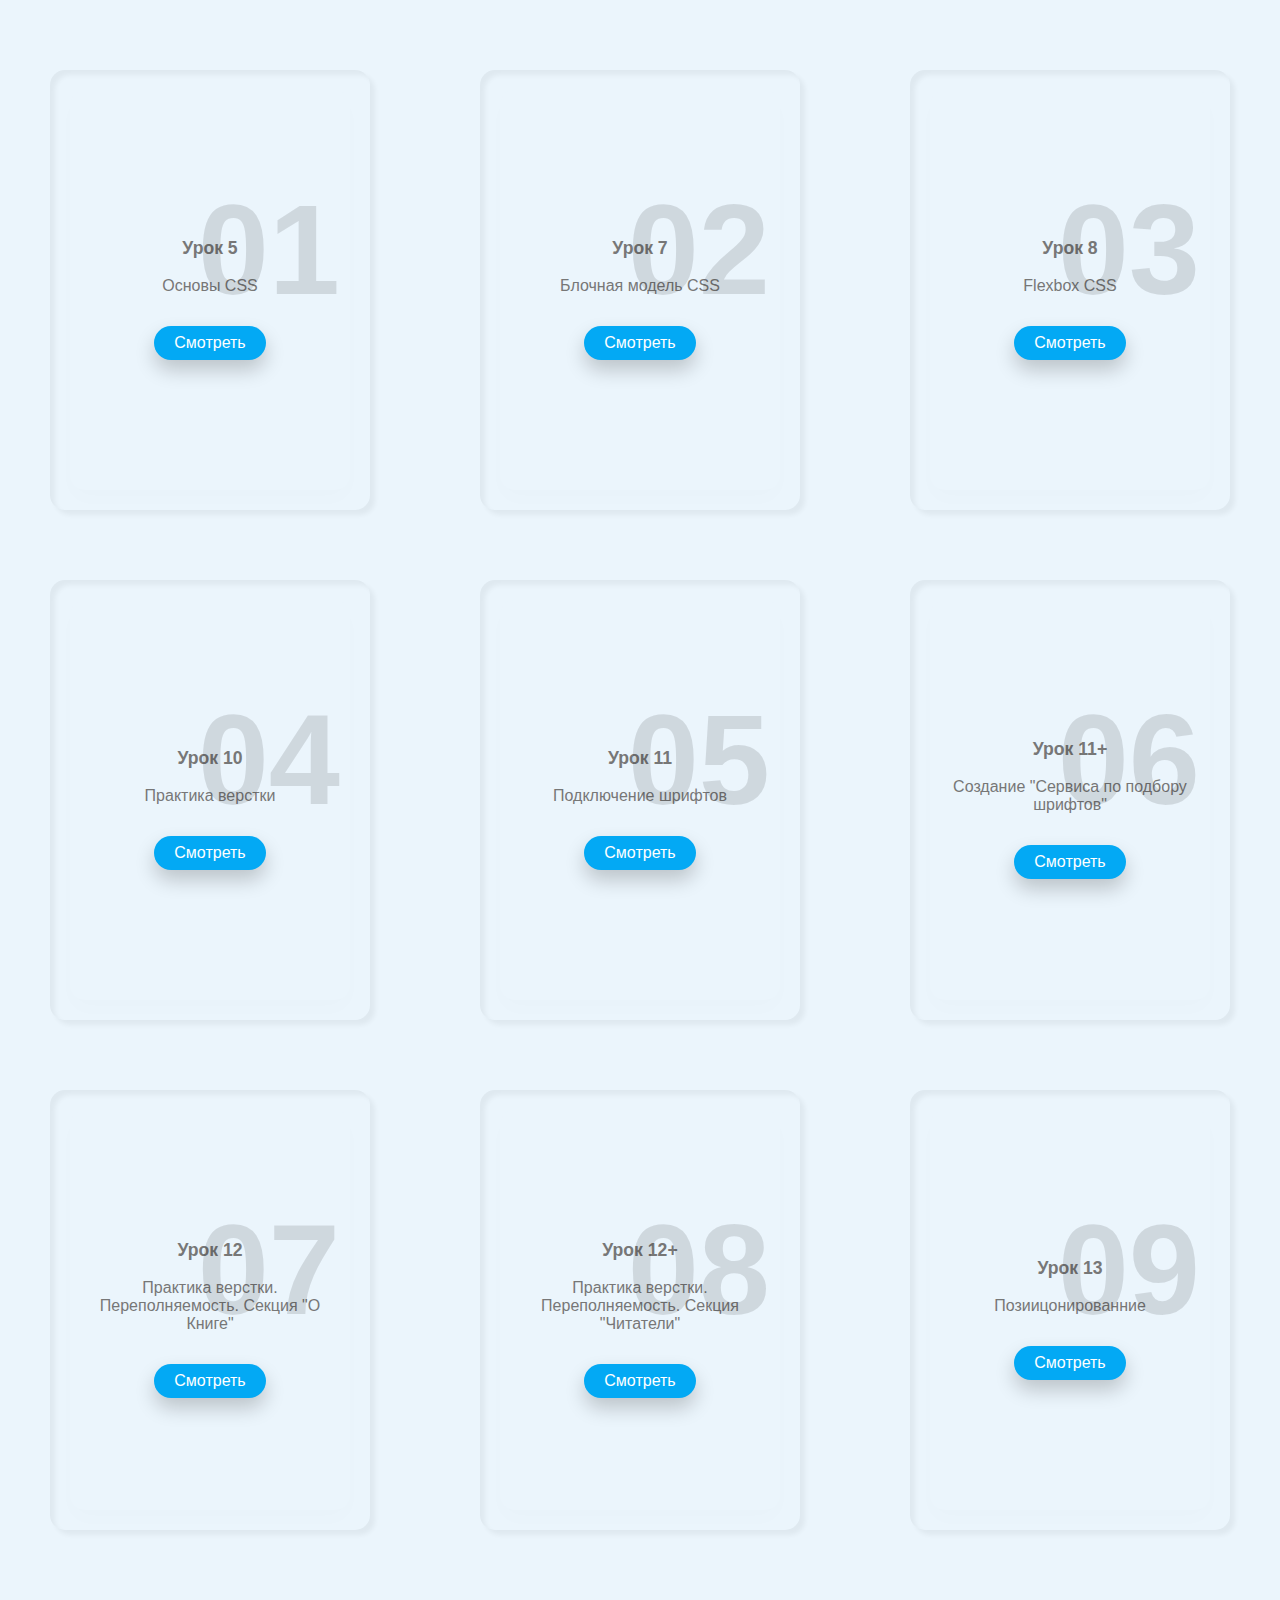
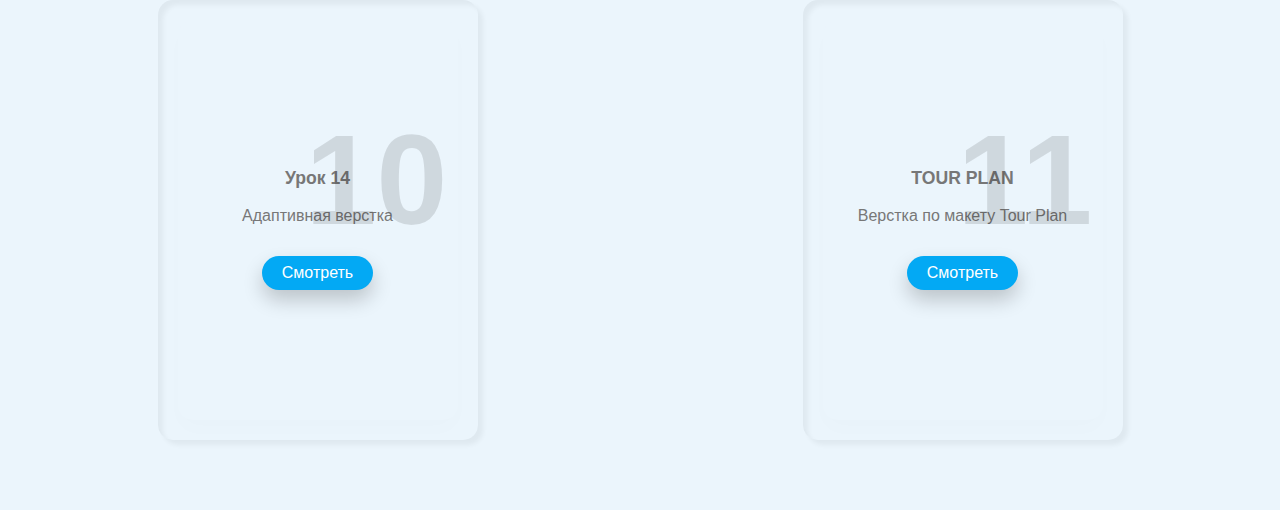
<file: index.html>
<!DOCTYPE html>
<html lang="ru">
  <head>
    <meta charset="UTF-8" />
    <meta http-equiv="X-UA-Compatible" content="IE=edge" />
    <meta name="viewport" content="width=device-width, initial-scale=1.0" />
    <title>Задания WebStart</title>
    <link rel="stylesheet" href="css/style.css" />
    <link rel="icon" type="image/png" sizes="32x32" href="favicon-32x32.png" />
    <link rel="icon" type="image/png" sizes="16x16" href="favicon-16x16.png" />
    <meta name="msapplication-TileColor" content="#da532c" />
    <meta name="theme-color" content="#ffffff" />
  </head>
  <body>
    <div class="wrapper">
      <div class="container">
        <div class="card">
          <div class="box">
            <div class="content">
              <h2>01</h2>
              <h3>Урок 5</h3>
              <p>Основы CSS</p>
              <a href="homeworks/Lesson-5/index1.html">Смотреть</a>
            </div>
          </div>
        </div>
        <div class="card">
          <div class="box">
            <div class="content">
              <h2>02</h2>
              <h3>Урок 7</h3>
              <p>Блочная модель CSS</p>
              <a href="homeworks/Lesson-7/index.html">Смотреть</a>
            </div>
          </div>
        </div>
        <div class="card">
          <div class="box">
            <div class="content">
              <h2>03</h2>
              <h3>Урок 8</h3>
              <p>Flexbox CSS</p>
              <a href="homeworks/Lesson-8/index.html">Смотреть</a>
            </div>
          </div>
        </div>
        <div class="card">
          <div class="box">
            <div class="content">
              <h2>04</h2>
              <h3>Урок 10</h3>
              <p>Практика верстки</p>
              <a href="homeworks/Lesson-10/index.html">Смотреть</a>
            </div>
          </div>
        </div>
        <div class="card">
          <div class="box">
            <div class="content">
              <h2>05</h2>
              <h3>Урок 11</h3>
              <p>Подключение шрифтов</p>
              <a href="homeworks/Lesson-11/index.html">Смотреть</a>
            </div>
          </div>
        </div>
        <div class="card">
          <div class="box">
            <div class="content">
              <h2>06</h2>
              <h3>Урок 11+</h3>
              <p>Создание "Сервиса по подбору шрифтов"</p>
              <a href="homeworks/Lesson-11+/index.html">Смотреть</a>
            </div>
          </div>
        </div>
        <div class="card">
          <div class="box">
            <div class="content">
              <h2>07</h2>
              <h3>Урок 12</h3>
              <p>Практика верстки. Переполняемость. Секция "О Книге"</p>
              <a href="homeworks/Lesson-12/index.html">Смотреть</a>
            </div>
          </div>
        </div>
        <div class="card">
          <div class="box">
            <div class="content">
              <h2>08</h2>
              <h3>Урок 12+</h3>
              <p>Практика верстки. Переполняемость. Секция "Читатели"</p>
              <a href="homeworks/Lesson-12+/index.html">Смотреть</a>
            </div>
          </div>
        </div>
        <div class="card">
          <div class="box">
            <div class="content">
              <h2>09</h2>
              <h3>Урок 13</h3>
              <p>Позиицонированние</p>
              <a href="homeworks/Lesson-13/index.html">Смотреть</a>
            </div>
          </div>
        </div>
        <div class="card">
          <div class="box">
            <div class="content">
              <h2>10</h2>
              <h3>Урок 14</h3>
              <p>Адаптивная верстка</p>
              <a href="homeworks/Lesson-14/index.html">Смотреть</a>
            </div>
          </div>
        </div>
        <div class="card">
          <div class="box">
            <div class="content">
              <h2>11</h2>
              <h3>TOUR PLAN</h3>
              <p>Верстка по макету Tour Plan</p>
              <a href="homeworks/tour_plan/index.html">Смотреть</a>
            </div>
          </div>
        </div>
      </div>
    </div>
  </body>
</html>
</file>
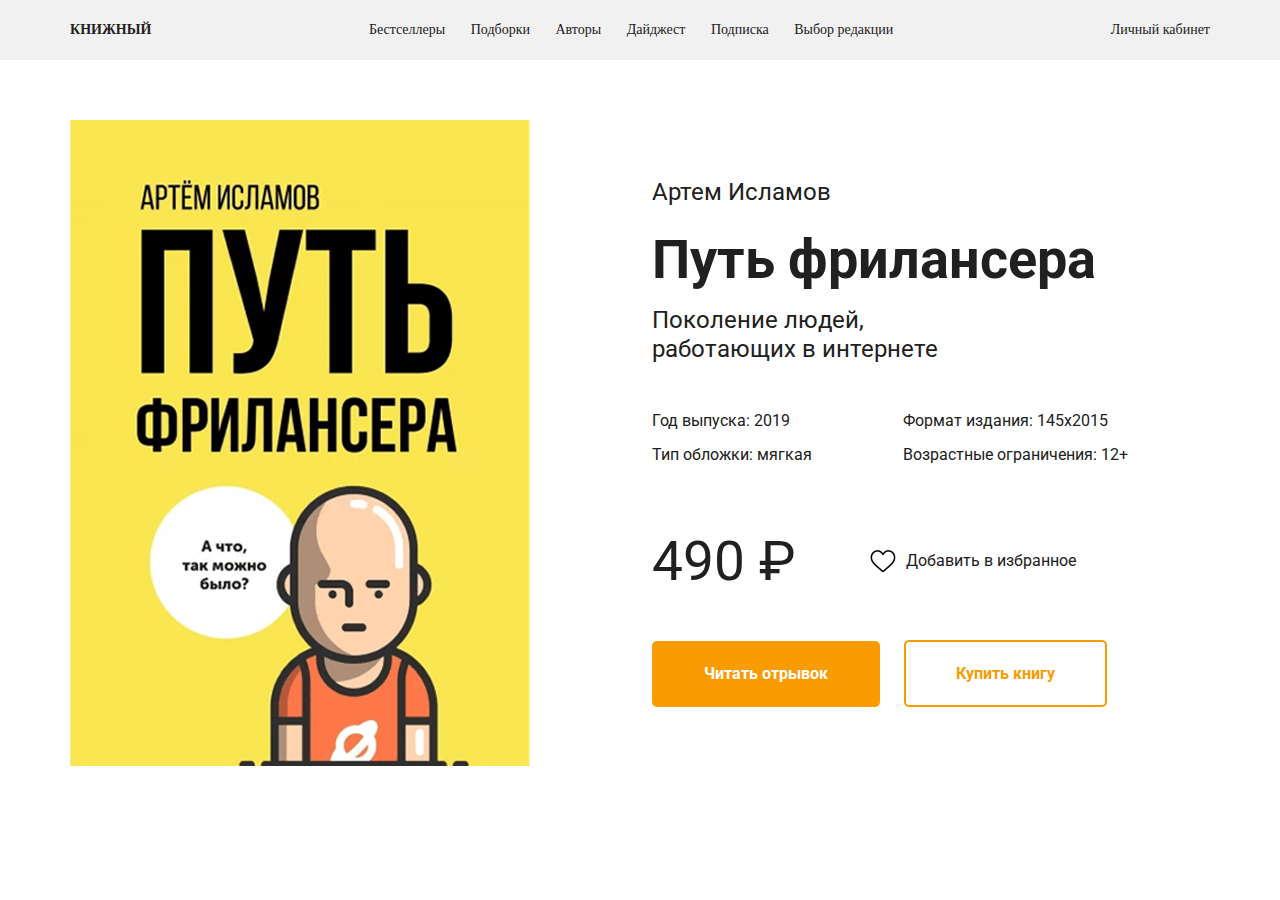
<file: Lesson-10/index.html>
<!DOCTYPE html>
<html lang="ru">
  <head>
    <meta charset="UTF-8" />
    <meta http-equiv="X-UA-Compatible" content="IE=edge" />
    <meta name="viewport" content="width=device-width, initial-scale=1.0" />
    <title>Путь фрилансера</title>
    <link rel="stylesheet" href="style.css" />
    <link rel="stylesheet" href="normalize.css">
    <link href="https://fonts.googleapis.com/css2?family=Roboto&display=swap" rel="stylesheet">
  <body>
    <header class="header">
      <div class="header-container">
      <span class="logo">книжный</span>
      <nav class="nav">
        <a href="#" class="nav-link">Бестселлеры  </a>
        <a href="#" class="nav-link">Подборки</a>
        <a href="#" class="nav-link">Авторы</a>
        <a href="#" class="nav-link">Дайджест</a>
        <a href="#" class="nav-link">Подписка</a>
        <a href="#" class="nav-link">Выбор редакции</a>
      </nav>
      <a href="#" class="login">Личный кабинет</a>
    </div>
          <!-- /.header-container -->
      </header>
    <!-- /.header -->
    <section class="hero">
      <div class="hero-container">
        <img src="img/book.png" alt="Книга Путь Фрилансера" class="hero-image">
        <div class="hero-text">
          <span class="author">Артем Исламов</span>
          <h1 class="title">Путь фрилансера</h1>
          <span class="subtitle">Поколение людей, работающих в интернете</span>
          <div class="info">
            <span class="info-text date">Год выпуска: 2019</span>
            <span class="info-text format">Формат издания: 145х2015</span>
            <span class="info-text type">Тип обложки: мягкая</span>
            
            <span class="info-text age">Возрастные ограничения: 12+</span>
          </div>
          <!-- /.info -->
          <div class="price">
            <span class="pricetag">490 ₽ </span>
            
             <a href="#" class="favorites"> <img src="img/like.svg" alt="like" class="like">
              <span class="favorites-text">Добавить в избранное</span>
               </a>
              
          </div>
          <div class="buttons">
            <button class="button button-primary">Читать отрывок</button>
            <a href="#" class="button button-outline">Купить книгу</a>
          </div>
          <!-- /.buttons -->
        </div>
      </div>
      <!-- /.hero-container -->
    </section>
    <!-- /.hero -->

  </body>
</html>
</file>
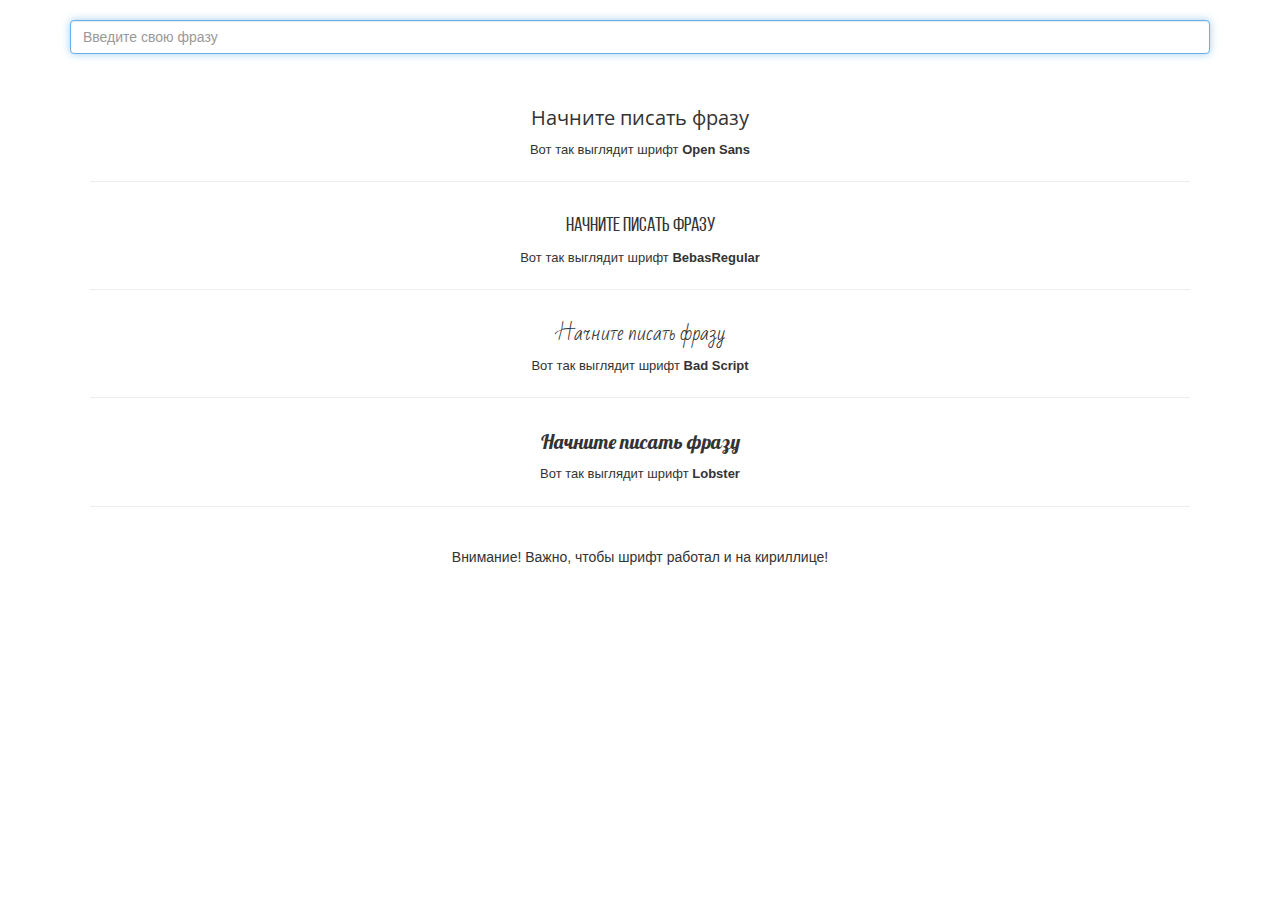
<file: Lesson-11+/index.html>
<!DOCTYPE html>
<html lang="ru">
  <head>
    <meta charset="utf-8" />
    <meta http-equiv="X-UA-Compatible" content="IE=edge" />
    <meta name="viewport" content="width=device-width, initial-scale=1" />
    <meta property="og:title" content="" />
    <meta property="og:description" content="" />
    <meta property="og:url" content="" />
    <meta property="og:image" content="img/preview.jpg" />

    <meta name="title" content="" />
    <meta name="description" content="" />
    <link rel="image_src" href="img/preview.jpg" />

    <!-- The above 3 meta tags *must* come first in the head; any other head content must come *after* these tags -->
    <title>Подбор шрифтов</title>
    <link rel="shortcut icon" type="image/x-icon" href="favicon.ico" />
    <link
      rel="icon"
      href="img/favicon/favicon-16.png"
      sizes="16x16"
      type="image/png"
    />
    <link
      rel="icon"
      href="img/favicon/favicon-32.png"
      sizes="32x32"
      type="image/png"
    />
    <link
      rel="icon"
      href="img/favicon/favicon-48.png"
      sizes="48x48"
      type="image/png"
    />
    <link
      rel="icon"
      href="img/favicon/favicon-62.png"
      sizes="62x62"
      type="image/png"
    />
    <link
      rel="icon"
      href="img/favicon/favicon-192.png"
      sizes="192x192"
      type="image/png"
    />

    <!-- Bootstrap -->
    <link
      href="https://fonts.googleapis.com/css2?family=Open+Sans&display=swap"
      rel="stylesheet"
    />
    <link
      href="https://fonts.googleapis.com/css2?family=Bad+Script&display=swap"
      rel="stylesheet"
    />
    <link
      href="https://fonts.googleapis.com/css2?family=Lobster&display=swap"
      rel="stylesheet"
    />
    <link href="css/bootstrap.min.css" rel="stylesheet" />
    <link rel="stylesheet" href="css/style.css" />
    <!-- HTML5 shim and Respond.js for IE8 support of HTML5 elements and media queries -->
    <!-- WARNING: Respond.js doesn't work if you view the page via file:// -->
    <!--[if lt IE 9]>
      <script src="https://oss.maxcdn.com/html5shiv/3.7.3/html5shiv.min.js"></script>
      <script src="https://oss.maxcdn.com/respond/1.4.2/respond.min.js"></script>
    <![endif]-->
  </head>
  <body>
    <header>
      <div class="container">
        <div class="text-box">
          <input
            type="search"
            class="form-control"
            autofocus
            placeholder="Введите свою фразу"
          />
        </div>
        <div class="fonts">
          <p class="resault">Начните писать фразу</p>
          <small>Вот так выглядит шрифт <strong>Open Sans</strong></small>
          <hr />
          <p class="resault">Начните писать фразу</p>
          <small>Вот так выглядит шрифт <strong>BebasRegular</strong></small>
          <hr />
          <p class="resault">Начните писать фразу</p>
          <small>Вот так выглядит шрифт <strong>Bad Script</strong></small>
          <hr />
          <p class="resault">Начните писать фразу</p>
          <small>Вот так выглядит шрифт <strong>Lobster</strong></small>
          <hr />
        </div>
        <div class="text-center">
          Внимание! Важно, чтобы шрифт работал и на кириллице!
        </div>
      </div>
    </header>

    <!-- jQuery (necessary for Bootstrap's JavaScript plugins) -->
    <script src="https://ajax.googleapis.com/ajax/libs/jquery/1.12.4/jquery.min.js"></script>
    <!-- Include all compiled plugins (below), or include individual files as needed -->
    <script>
      $('input').keyup(function () {
        $('p.resault').text($('input').val());
      });
    </script>
  </body>
</html>
</file>
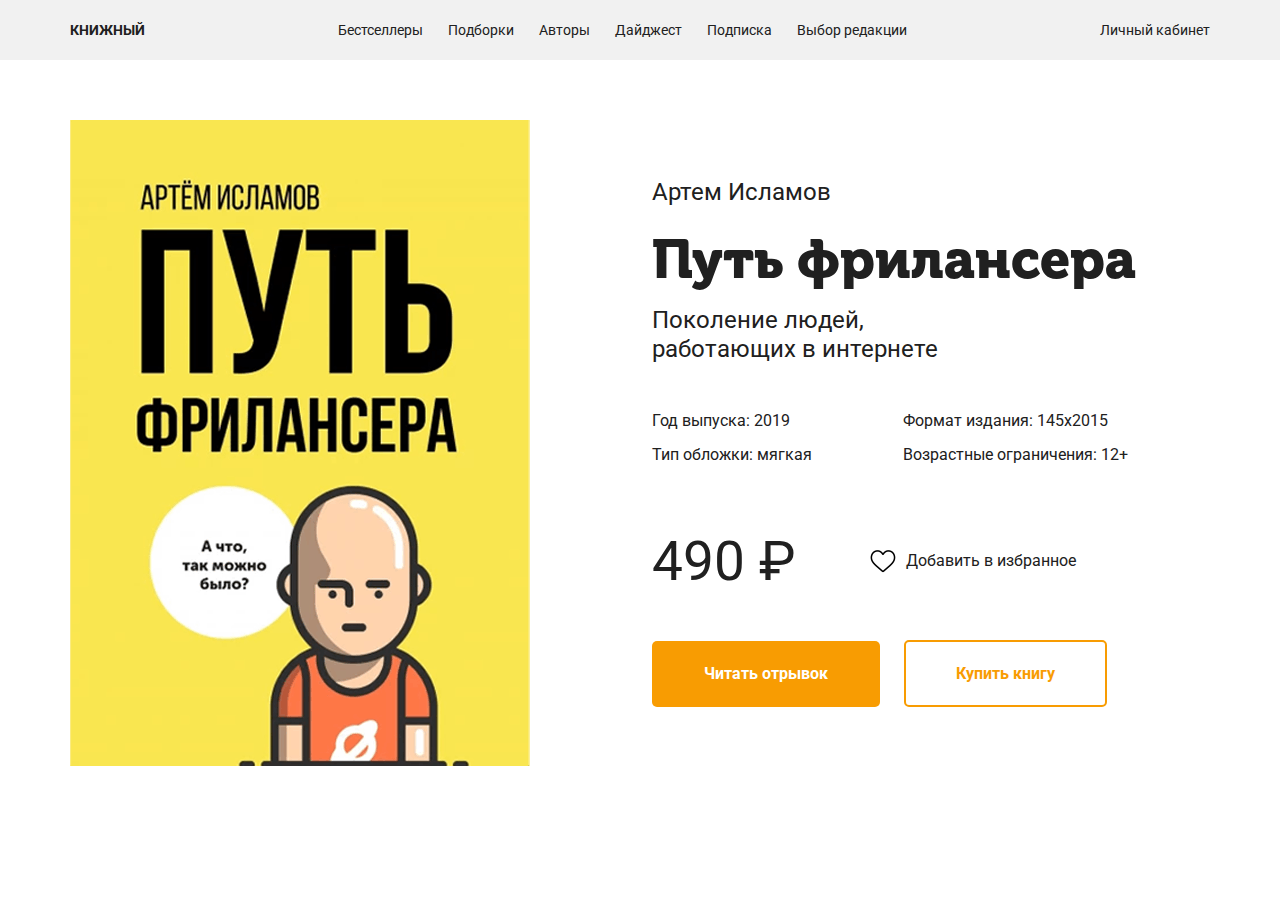
<file: Lesson-11/index.html>
<!DOCTYPE html>
<html lang="ru">
  <head>
    <meta charset="UTF-8" />
    <meta http-equiv="X-UA-Compatible" content="IE=edge" />
    <meta name="viewport" content="width=device-width, initial-scale=1.0" />
    <title>Путь фрилансера</title>
    <link rel="stylesheet" href="style.css" />
    <link rel="stylesheet" href="normalize.css">
    <link href="https://fonts.googleapis.com/css2?family=Roboto&display=swap" rel="stylesheet">
  <body>
    <header class="header">
      <div class="header-container">
      <span class="logo">книжный</span>
      <nav class="nav">
        <a href="#" class="nav-link">Бестселлеры  </a>
        <a href="#" class="nav-link">Подборки</a>
        <a href="#" class="nav-link">Авторы</a>
        <a href="#" class="nav-link">Дайджест</a>
        <a href="#" class="nav-link">Подписка</a>
        <a href="#" class="nav-link">Выбор редакции</a>
      </nav>
      <a href="#" class="login">Личный кабинет</a>
    </div>
          <!-- /.header-container -->
      </header>
    <!-- /.header -->
    <section class="hero">
      <div class="hero-container">
        <img src="img/book.png" alt="Книга Путь Фрилансера" class="hero-image">
        <div class="hero-text">
          <span class="author">Артем Исламов</span>
          <h1 class="title">Путь фрилансера</h1>
          <span class="subtitle">Поколение людей, работающих в интернете</span>
          <div class="info">
            <span class="info-text date">Год выпуска: 2019</span>
            <span class="info-text format">Формат издания: 145х2015</span>
            <span class="info-text type">Тип обложки: мягкая</span>
            
            <span class="info-text age">Возрастные ограничения: 12+</span>
          </div>
          <!-- /.info -->
          <div class="price">
            <span class="pricetag">490 ₽ </span>
             <a href="#" class="favorites"> <img src="img/like.svg" alt="like" class="like">
              <span class="favorites-text">Добавить в избранное</span>
               </a>
          </div>
          <div class="buttons">
            <button class="button button-primary">Читать отрывок</button>
            <a href="#" class="button button-outline">Купить книгу</a>
          </div>
          <!-- /.buttons -->
        </div>
      </div>
      <!-- /.hero-container -->
    </section>
    <!-- /.hero -->

  </body>
</html>
</file>
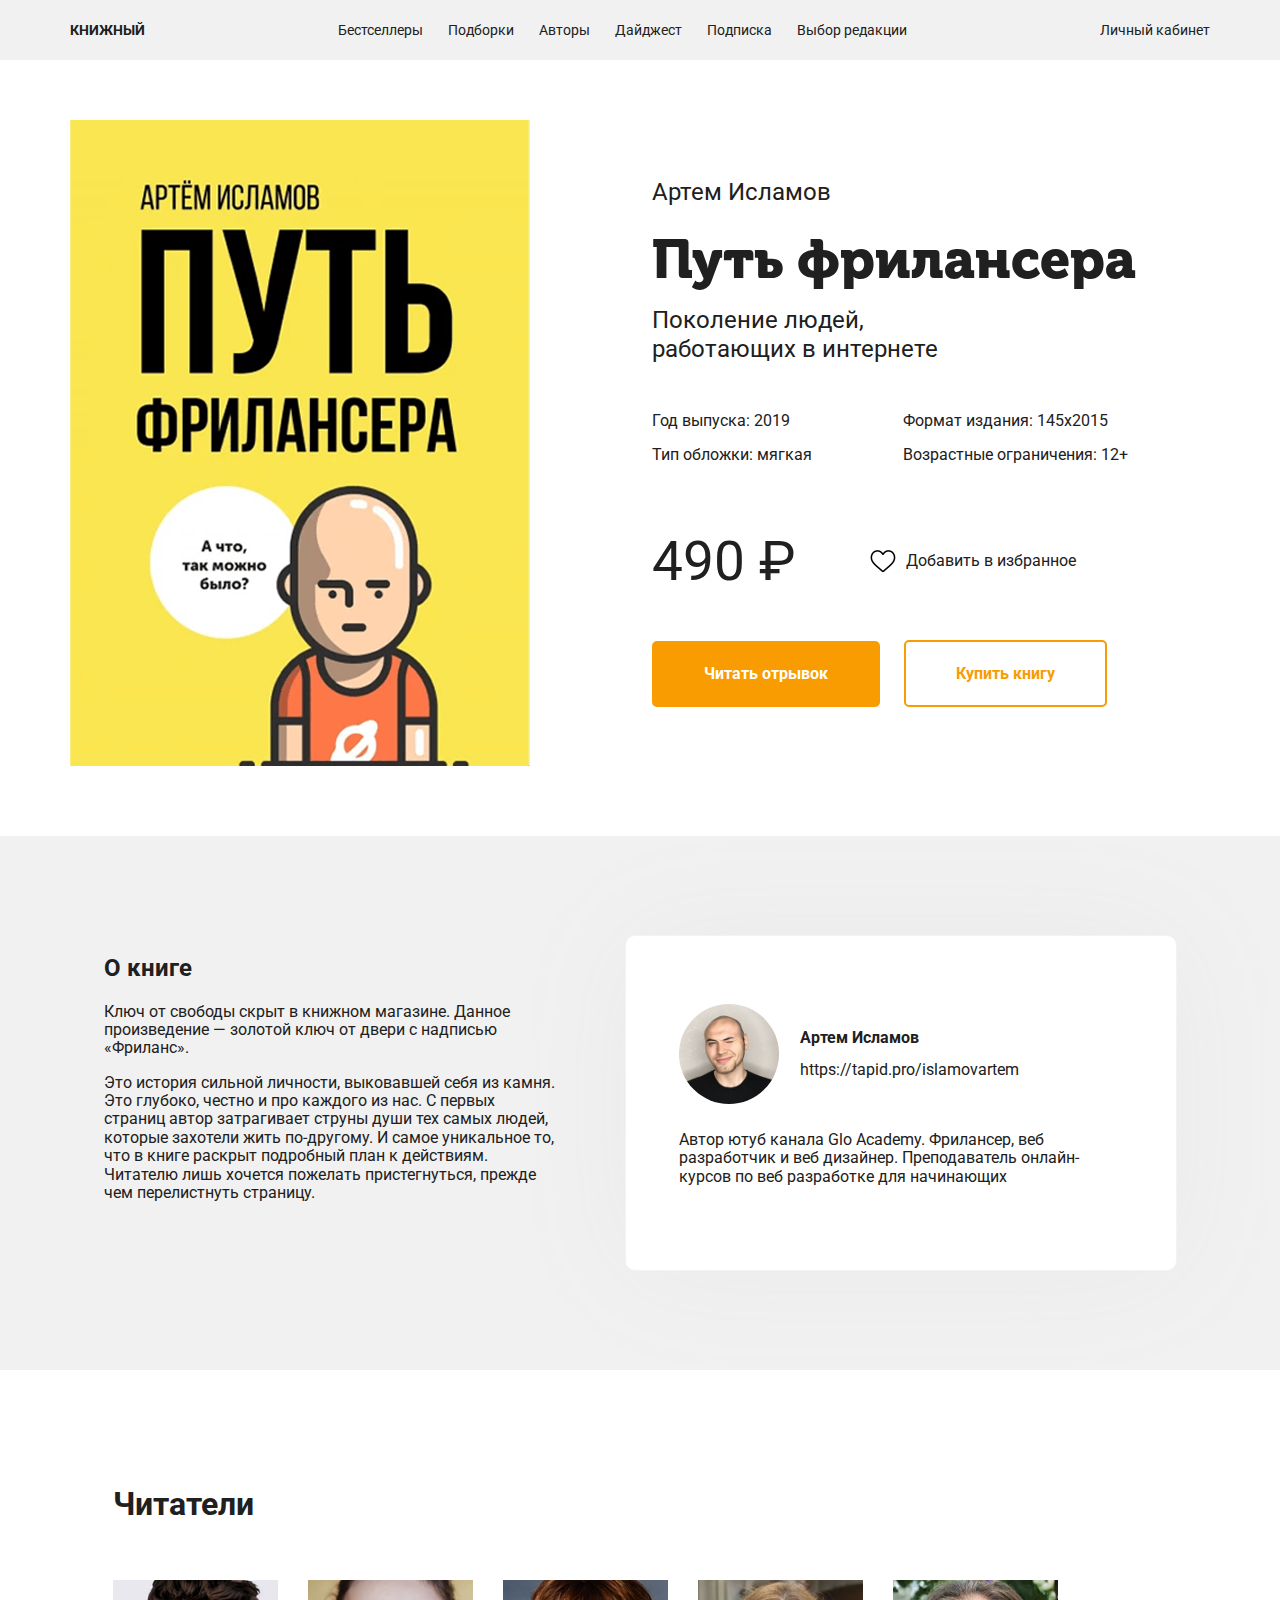
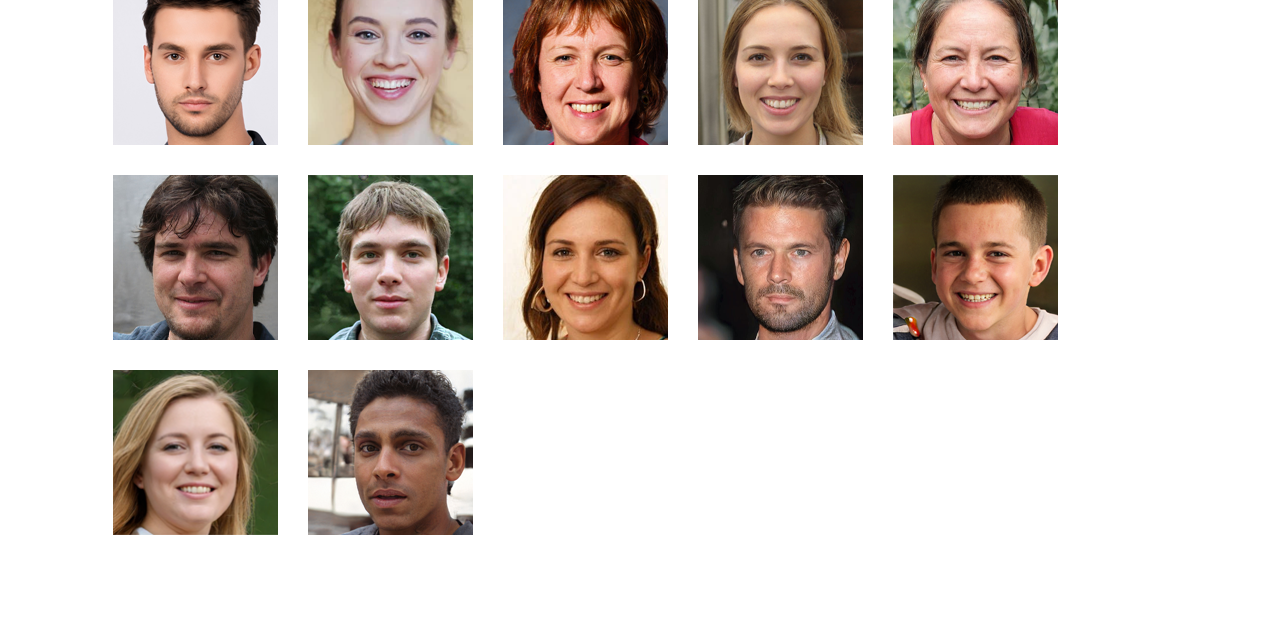
<file: Lesson-12+/index.html>
<!DOCTYPE html>
<html lang="ru">
  <head>
    <meta charset="UTF-8" />
    <meta http-equiv="X-UA-Compatible" content="IE=edge" />
    <meta name="viewport" content="width=device-width, initial-scale=1.0" />
    <title>Путь фрилансера</title>
    <link rel="stylesheet" href="style.css" />
    <link rel="stylesheet" href="normalize.css">
    <link href="https://fonts.googleapis.com/css2?family=Roboto&display=swap" rel="stylesheet">
  <body>
    <header class="header">
      <div class="header-container">
      <span class="logo">книжный</span>
      <nav class="nav">
        <a href="#" class="nav-link">Бестселлеры  </a>
        <a href="#" class="nav-link">Подборки</a>
        <a href="#" class="nav-link">Авторы</a>
        <a href="#" class="nav-link">Дайджест</a>
        <a href="#" class="nav-link">Подписка</a>
        <a href="#" class="nav-link">Выбор редакции</a>
      </nav>
      <a href="#" class="login">Личный кабинет</a>
    </div>
          <!-- /.header-container -->
      </header>
    <!-- /.header -->
    <section class="hero">
      <div class="hero-container">
        <img src="img/book.png" alt="Книга Путь Фрилансера" class="hero-image">
        <div class="hero-text">
          <span class="author">Артем Исламов</span>
          <h1 class="title">Путь фрилансера</h1>
          <span class="subtitle">Поколение людей, работающих в интернете</span>
          <div class="info">
            <span class="info-text date">Год выпуска: 2019</span>
            <span class="info-text format">Формат издания: 145х2015</span>
            <span class="info-text type">Тип обложки: мягкая</span>
            
            <span class="info-text age">Возрастные ограничения: 12+</span>
          </div>
          <!-- /.info -->
          <div class="price">
            <span class="pricetag">490 ₽ </span>
             <a href="#" class="favorites"> <img src="img/like.svg" alt="like" class="like">
              <span class="favorites-text">Добавить в избранное</span>
               </a>
          </div>
          <div class="buttons">
            <button class="button button-primary">Читать отрывок</button>
            <a href="#" class="button button-outline">Купить книгу</a>
          </div>
          <!-- /.buttons -->
        </div>
      </div>
      <!-- /.hero-container -->
    </section>
    <!-- /.hero -->
<section class="about">
  <div class="about-container">
    <div class="about-book">
        <h2 class="section-title">О книге
    </h2>
    <p class="about-text">
Ключ от свободы скрыт в книжном магазине. Данное произведение — золотой ключ от двери с надписью «Фриланс». 
</p>  
<p class="about-text">
Это история сильной личности, выковавшей себя из камня. Это глубоко, честно и про каждого из нас. С первых страниц автор затрагивает струны души тех самых людей, которые захотели жить по-другому. И самое уникальное то, что в книге раскрыт подробный план к действиям. 

Читателю лишь хочется пожелать пристегнуться, прежде чем перелистнуть страницу.
    </p>
    <!-- /.about-text -->
    </div>
    <!-- /.about-book -->
    <div class="about-author">
      <img src="img/author.jpg" alt="Фото автора" class="author-avatar">
      <div class="author-bio">
        <h3 class="author-name">Артем Исламов</h3>
        <a href="https://tapid.pro/islamovartem" target="_blank" class="author-link">https://tapid.pro/islamovartem</a>

      </div>
      <!-- /.author-bio -->
      <p class="author-text">
        Автор ютуб канала Glo Academy. Фрилансер, веб разработчик и веб дизайнер. Преподаватель онлайн-курсов по веб разработке для начинающих
      </p>
      <!-- /.author-text -->
    </div>
    <!-- /.about-author -->
  </div>
  <!-- /.about-container -->
</section>
<!-- /.about -->

<section class="readers">
   <div class="readers-container">
     <h2 class="readers-title">Читатели</h2>
    <div class="readers-photoes">
    <img class="reader" src="img/reader1.png" alt="">
    <img class="reader" src="img/reader2.png" alt="">
    <img class="reader" src="img/reader3.png" alt="">
    <img class="reader" src="img/reader4.png" alt="">
    <img class="reader" src="img/reader5.png" alt="">
    <img class="reader" src="img/reader6.png" alt="">
    <img class="reader" src="img/reader7.png" alt="">
    <img class="reader" src="img/reader8.png" alt="">
    <img class="reader" src="img/reader9.png" alt="">
    <img class="reader" src="img/reader10.png" alt="">
    <img class="reader" src="img/reader11.png" alt="">
    <img class="reader" src="img/reader12.png" alt="">
  </div>
  </div>
</section>
<!-- /.readers -->

  </body>
</html>
</file>
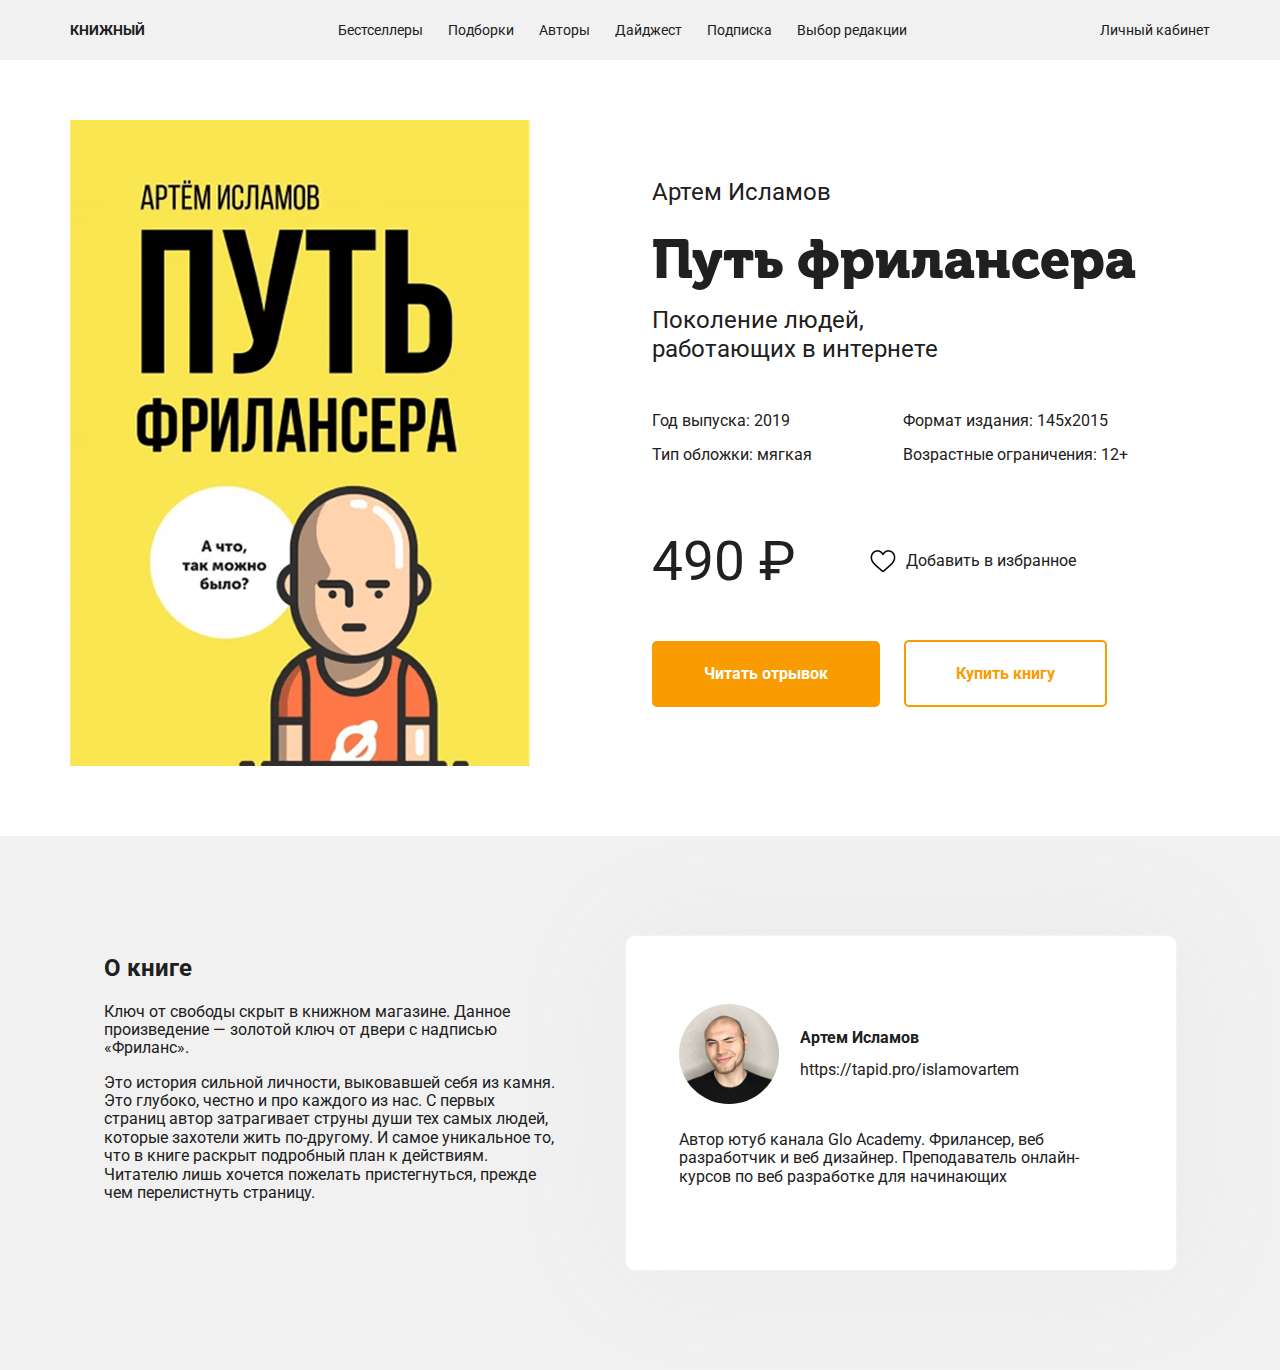
<file: Lesson-12/index.html>
<!DOCTYPE html>
<html lang="ru">
  <head>
    <meta charset="UTF-8" />
    <meta http-equiv="X-UA-Compatible" content="IE=edge" />
    <meta name="viewport" content="width=device-width, initial-scale=1.0" />
    <title>Путь фрилансера</title>
    <link rel="stylesheet" href="style.css" />
    <link rel="stylesheet" href="normalize.css">
    <link href="https://fonts.googleapis.com/css2?family=Roboto&display=swap" rel="stylesheet">
  <body>
    <header class="header">
      <div class="header-container">
      <span class="logo">книжный</span>
      <nav class="nav">
        <a href="#" class="nav-link">Бестселлеры  </a>
        <a href="#" class="nav-link">Подборки</a>
        <a href="#" class="nav-link">Авторы</a>
        <a href="#" class="nav-link">Дайджест</a>
        <a href="#" class="nav-link">Подписка</a>
        <a href="#" class="nav-link">Выбор редакции</a>
      </nav>
      <a href="#" class="login">Личный кабинет</a>
    </div>
          <!-- /.header-container -->
      </header>
    <!-- /.header -->
    <section class="hero">
      <div class="hero-container">
        <img src="img/book.png" alt="Книга Путь Фрилансера" class="hero-image">
        <div class="hero-text">
          <span class="author">Артем Исламов</span>
          <h1 class="title">Путь фрилансера</h1>
          <span class="subtitle">Поколение людей, работающих в интернете</span>
          <div class="info">
            <span class="info-text date">Год выпуска: 2019</span>
            <span class="info-text format">Формат издания: 145х2015</span>
            <span class="info-text type">Тип обложки: мягкая</span>
            
            <span class="info-text age">Возрастные ограничения: 12+</span>
          </div>
          <!-- /.info -->
          <div class="price">
            <span class="pricetag">490 ₽ </span>
            <a href="#" class="favorites"> <img src="img/like.svg" alt="like" class="like">
              <span class="favorites-text">Добавить в избранное</span>
               </a>
          </div>
          <div class="buttons">
            <button class="button button-primary">Читать отрывок</button>
            <a href="#" class="button button-outline">Купить книгу</a>
          </div>
          <!-- /.buttons -->
        </div>
      </div>
      <!-- /.hero-container -->
    </section>
    <!-- /.hero -->
<section class="about">
  <div class="about-container">
    <div class="about-book">
        <h2 class="section-title">О книге
    </h2>
    <p class="about-text">
Ключ от свободы скрыт в книжном магазине. Данное произведение — золотой ключ от двери с надписью «Фриланс». 
</p>  
<p class="about-text">
Это история сильной личности, выковавшей себя из камня. Это глубоко, честно и про каждого из нас. С первых страниц автор затрагивает струны души тех самых людей, которые захотели жить по-другому. И самое уникальное то, что в книге раскрыт подробный план к действиям. 

Читателю лишь хочется пожелать пристегнуться, прежде чем перелистнуть страницу.
    </p>
    <!-- /.about-text -->
    </div>
    <!-- /.about-book -->
    <div class="about-author">
      <img src="img/author.jpg" alt="Фото автора" class="author-avatar">
      <div class="author-bio">
        <h3 class="author-name">Артем Исламов</h3>
        <a href="https://tapid.pro/islamovartem" target="_blank" class="author-link">https://tapid.pro/islamovartem</a>

      </div>
      <!-- /.author-bio -->
      <p class="author-text">
        Автор ютуб канала Glo Academy. Фрилансер, веб разработчик и веб дизайнер. Преподаватель онлайн-курсов по веб разработке для начинающих
      </p>
      <!-- /.author-text -->
    </div>
    <!-- /.about-author -->
  </div>
  <!-- /.about-container -->
</section>
<!-- /.about -->

  </body>
</html>
</file>
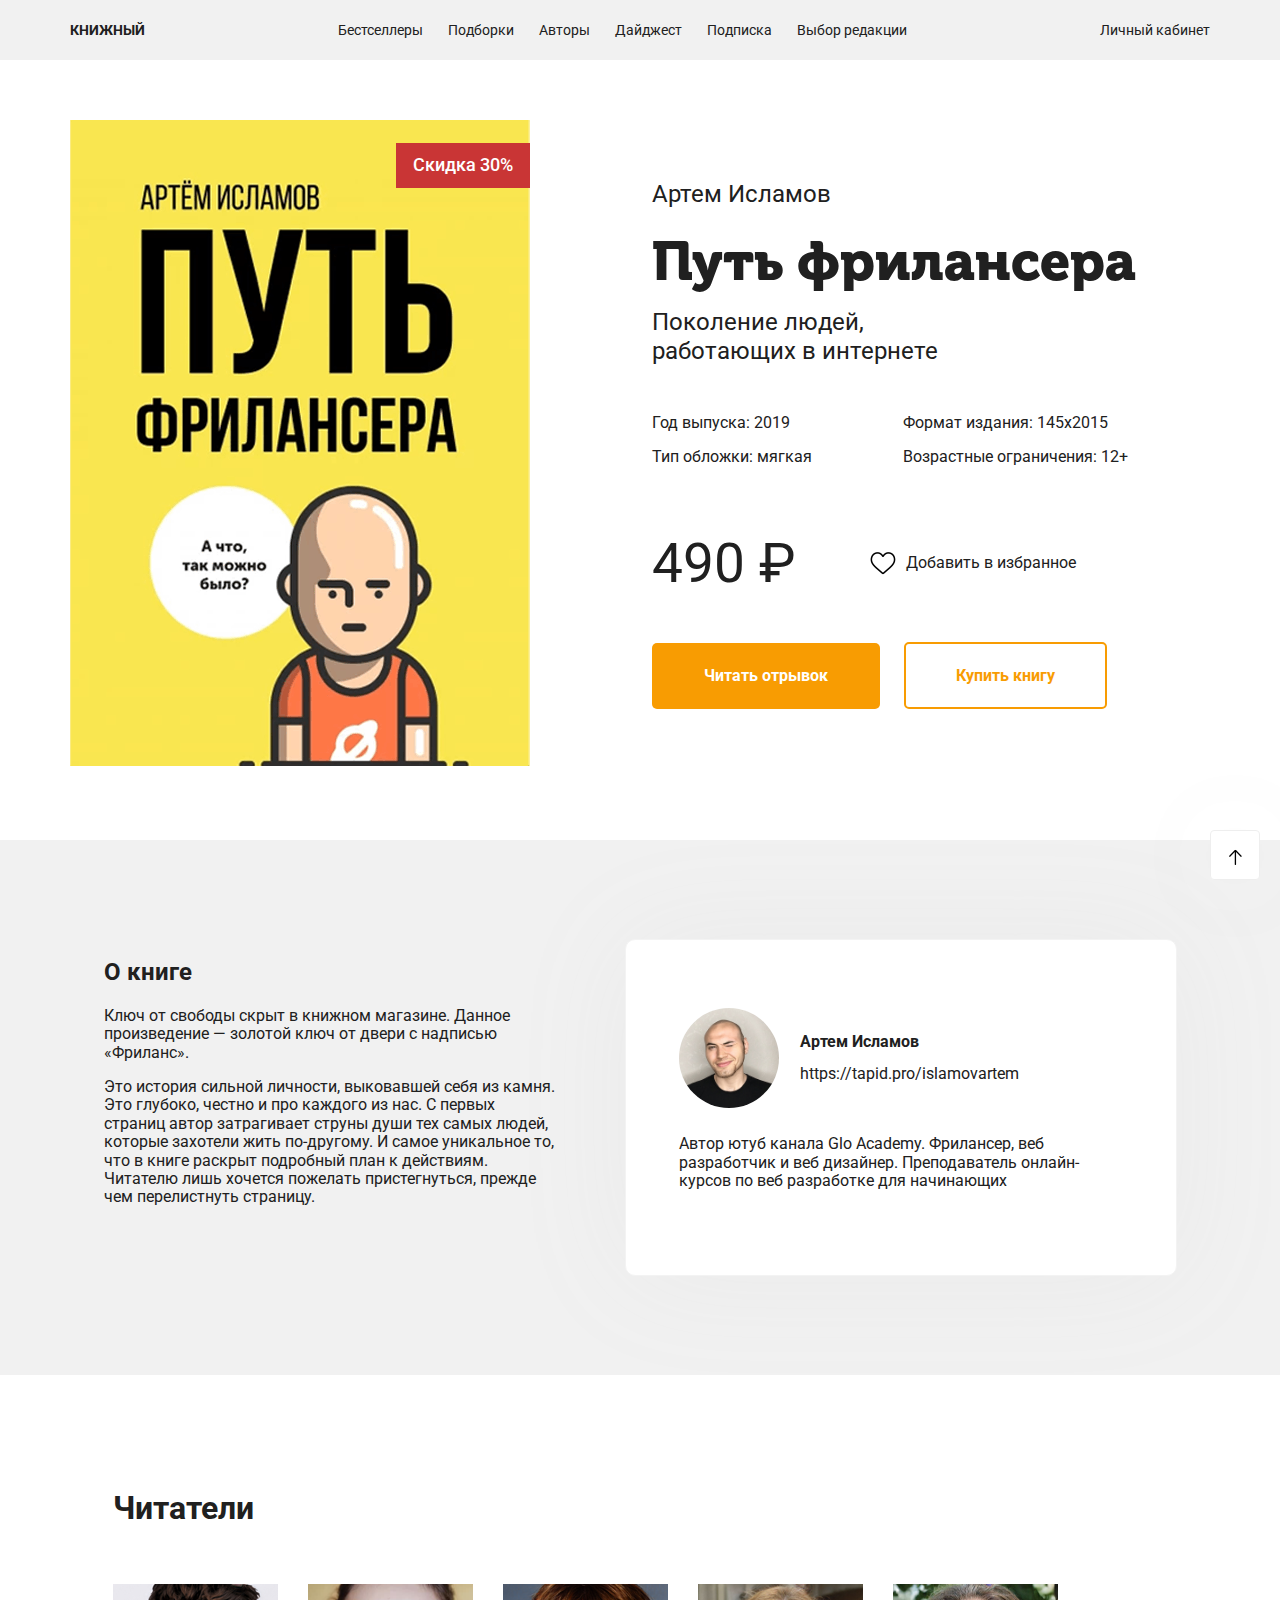
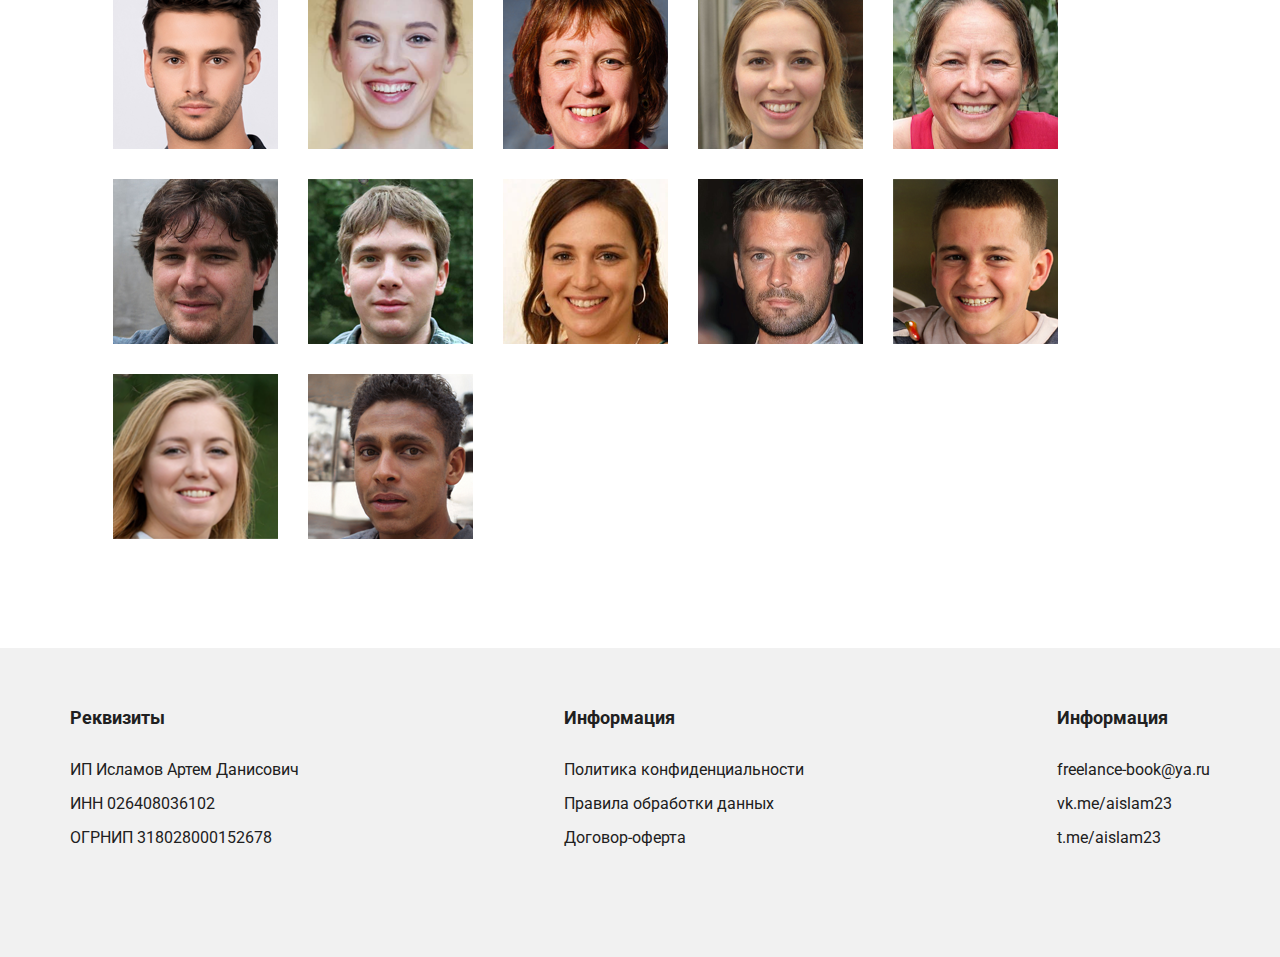
<file: Lesson-13/index.html>
<!DOCTYPE html>
<html lang="ru">
  <head>
    <meta charset="UTF-8" />
    <meta http-equiv="X-UA-Compatible" content="IE=edge" />
    <meta name="viewport" content="width=device-width, initial-scale=1.0" />
    <title>Путь фрилансера</title>
    <link rel="stylesheet" href="style.css" />
    <link rel="stylesheet" href="normalize.css">
    <link href="https://fonts.googleapis.com/css2?family=Roboto&display=swap" rel="stylesheet">
  <body>
    <div class="header">
      <div class="header-container">
      <span class="logo">книжный</span>
      <nav class="nav">
        <a href="#" class="nav-link">Бестселлеры  </a>
        <a href="#" class="nav-link">Подборки</a>
        <a href="#" class="nav-link">Авторы</a>
        <a href="#" class="nav-link">Дайджест</a>
        <a href="#" class="nav-link">Подписка</a>
        <a href="#" class="nav-link">Выбор редакции</a>
      </nav>
      <a href="#" class="login">Личный кабинет</a>
    </div>
          <!-- /.header-container -->
      </div>
    <!-- /.header -->
    <section class="hero">
      <div class="hero-container">
       <div class="image-block">
          <img src="img/book.png" alt="Книга Путь Фрилансера" class="hero-image">
          <span class="sale-lable">Скидка 30%</span>
       </div>
       <!-- /.image-block -->
        <div class="hero-text">
          <span class="author">Артем Исламов</span>
          <h1 class="title">Путь фрилансера</h1>
          <span class="subtitle">Поколение людей, работающих в интернете</span>
          <div class="info">
            <span class="info-text date">Год выпуска: 2019</span>
            <span class="info-text format">Формат издания: 145х2015</span>
            <span class="info-text type">Тип обложки: мягкая</span>
            
            <span class="info-text age">Возрастные ограничения: 12+</span>
          </div>
          <!-- /.info -->
          <div class="price">
            <span class="pricetag">490 ₽ </span>
             <a href="#" class="favorites"> <img src="img/like.svg" alt="like" class="like">
              <span class="favorites-text">Добавить в избранное</span>
               </a>
          </div>
          <div class="buttons">
            <button class="button button-primary">Читать отрывок</button>
            <a href="#" class="button button-outline">Купить книгу</a>
          </div>
          <!-- /.buttons -->
        </div>
      </div>
      <!-- /.hero-container -->
    </section>
    <!-- /.hero -->
<section class="about">
  <div class="about-container">
    <div class="about-book">
        <h2 class="section-title">О книге
    </h2>
    <p class="about-text">
Ключ от свободы скрыт в книжном магазине. Данное произведение — золотой ключ от двери с надписью «Фриланс». 
</p>  
<p class="about-text">
Это история сильной личности, выковавшей себя из камня. Это глубоко, честно и про каждого из нас. С первых страниц автор затрагивает струны души тех самых людей, которые захотели жить по-другому. И самое уникальное то, что в книге раскрыт подробный план к действиям. 

Читателю лишь хочется пожелать пристегнуться, прежде чем перелистнуть страницу.
    </p>
    <!-- /.about-text -->
    </div>
    <!-- /.about-book -->
    <div class="about-author">
      <img src="img/author.jpg" alt="Фото автора" class="author-avatar">
      <div class="author-bio">
        <h3 class="author-name">Артем Исламов</h3>
        <a href="https://tapid.pro/islamovartem" target="_blank" class="author-link">https://tapid.pro/islamovartem</a>

      </div>
      <!-- /.author-bio -->
      <p class="author-text">
        Автор ютуб канала Glo Academy. Фрилансер, веб разработчик и веб дизайнер. Преподаватель онлайн-курсов по веб разработке для начинающих
      </p>
      <!-- /.author-text -->
    </div>
    <!-- /.about-author -->
  </div>
  <!-- /.about-container -->
</section>
<!-- /.about -->

<section class="readers">
   <div class="readers-container">
     <h2 class="readers-title">Читатели</h2>
    <div class="readers-photoes">
    <img class="reader" src="img/reader1.png" alt="">
    <img class="reader" src="img/reader2.png" alt="">
    <img class="reader" src="img/reader3.png" alt="">
    <img class="reader" src="img/reader4.png" alt="">
    <img class="reader" src="img/reader5.png" alt="">
    <img class="reader" src="img/reader6.png" alt="">
    <img class="reader" src="img/reader7.png" alt="">
    <img class="reader" src="img/reader8.png" alt="">
    <img class="reader" src="img/reader9.png" alt="">
    <img class="reader" src="img/reader10.png" alt="">
    <img class="reader" src="img/reader11.png" alt="">
    <img class="reader" src="img/reader12.png" alt="">
  </div>
  </div>
</section>
<!-- /.readers -->
  <footer class="footer">
    <div class="footer-container">
      <div class="requisites">
        <h3 class="footer-title">Реквизиты</h3>
        <ul class="footer-list">
          <li class="list-item">ИП Исламов Артем Данисович</li>
          <li class="list-item">ИНН 026408036102</li>
          <li class="list-item">ОГРНИП 318028000152678</li>
        </ul>
      </div>
      <!-- /.requisites -->
     <div class="infomation">
        <h3 class="footer-title">Информация</h3>
        <ul class="footer-list">
          <li class="list-item">
            <a href="#" class="footer-link">Политика конфиденциальности</a>
          </li>
          <li class="list-item">
            <a href="#" class="footer-link">Правила обработки данных</a>
          </li>
          <li class="list-item">
            <a href="#" class="footer-link">Договор-оферта</a>
          </li>
        </ul>
      </div>

       <div class="contacts">
        <h3 class="footer-title">Информация</h3>
        <ul class="footer-list">
          <li class="list-item">
            <a href="mailto:freelance-book@ya.ru" class="footer-link">freelance-book@ya.ru</a>
          </li>
          <li class="list-item">
            <a href="vk.me/aislam23" class="footer-link">vk.me/aislam23</a>
          </li>
          <li class="list-item">
            <a href="t.me/aislam23" class="footer-link">t.me/aislam23</a>
          </li>
        </ul>
      </div>

      </div>
    </div>
  </footer>

<a href="#" class="to-top">
  <img src="img/return.png" alt="">
</a>
  </body>
</html>
</file>
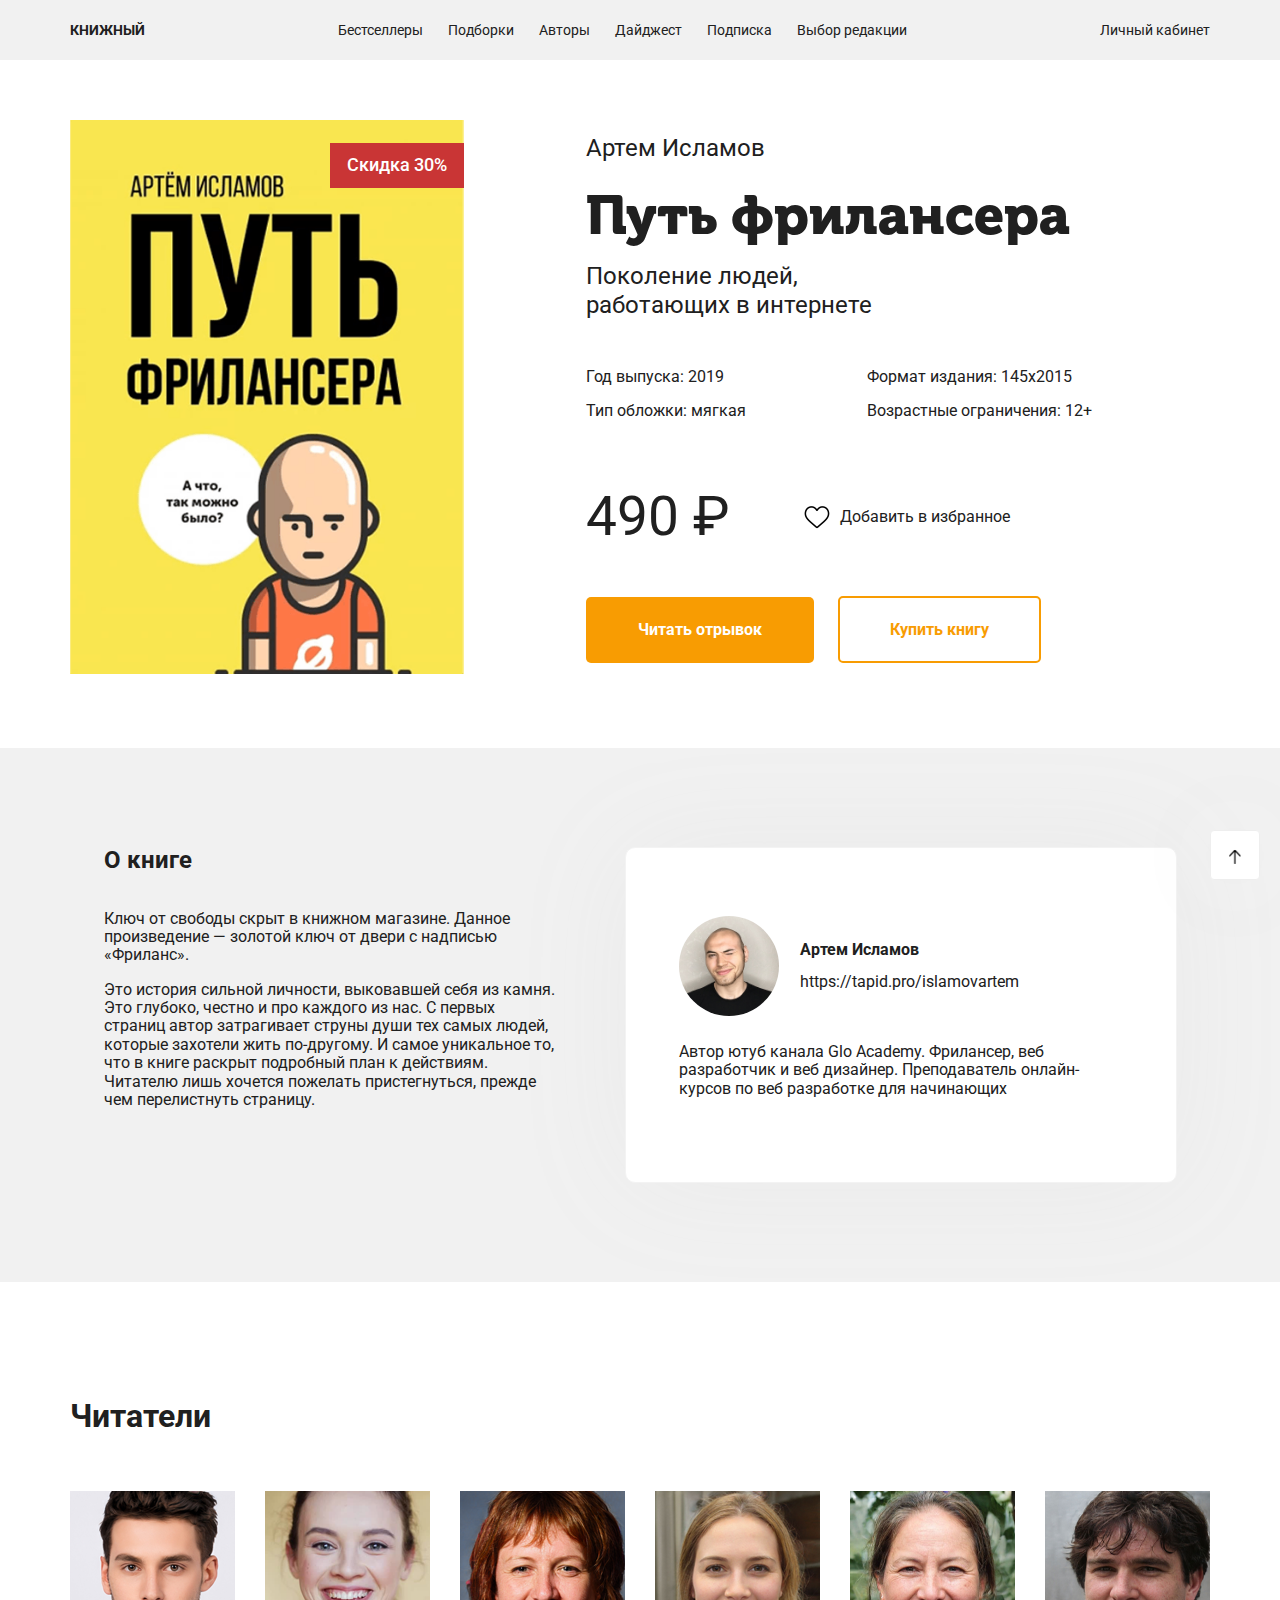
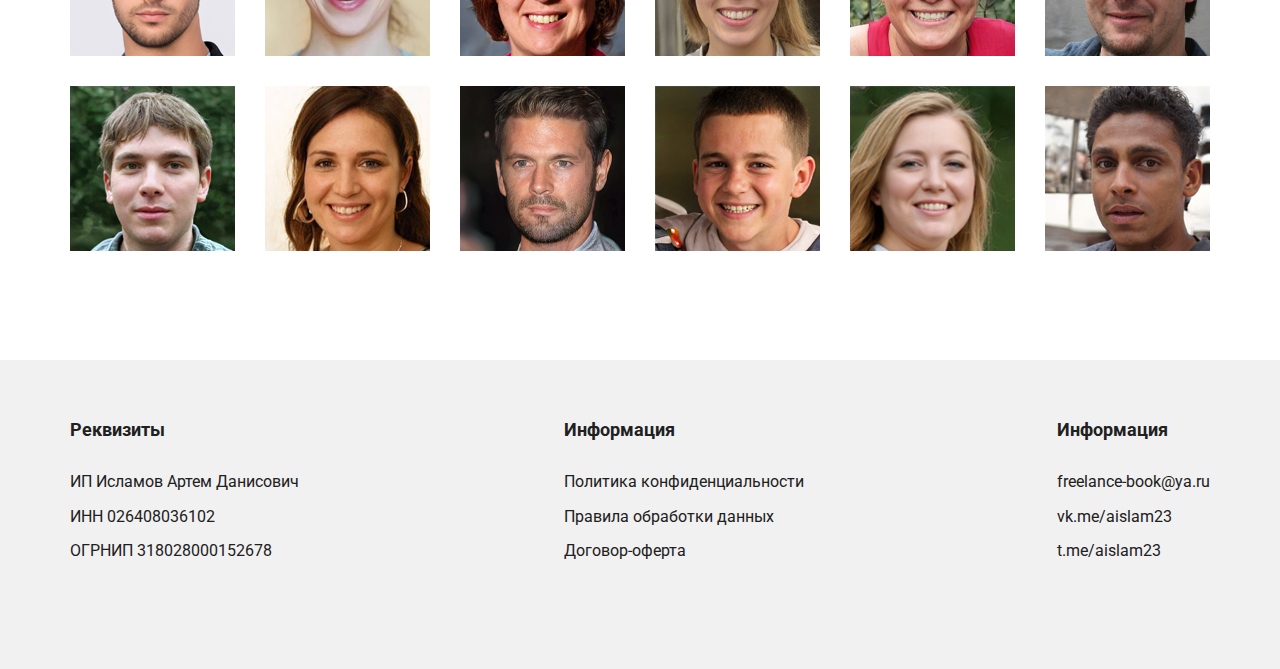
<file: lesson-14/index.html>
<!DOCTYPE html>
<html lang="ru">
  <head>
    <meta charset="UTF-8" />
    <meta http-equiv="X-UA-Compatible" content="IE=edge" />
    <meta name="viewport" content="width=device-width, initial-scale=1.0" />
    <title>Путь фрилансера</title>
    <link rel="stylesheet" href="style.css" />
    <link rel="stylesheet" href="normalize.css">
    <link href="https://fonts.googleapis.com/css2?family=Roboto&display=swap" rel="stylesheet">
  <body>
    <header class="header">
      <div class="header-container">
      <span class="logo">книжный</span>
      <nav class="nav">
        <a href="#" class="nav-link">Бестселлеры  </a>
        <a href="#" class="nav-link">Подборки</a>
        <a href="#" class="nav-link">Авторы</a>
        <a href="#" class="nav-link">Дайджест</a>
        <a href="#" class="nav-link">Подписка</a>
        <a href="#" class="nav-link">Выбор редакции</a>
      </nav>
      <a href="#" class="login">Личный кабинет</a>
    </div>
          <!-- /.header-container -->
      </header>
    <!-- /.header -->
    <section class="hero">
      <div class="hero-container">
       <div class="image-block">
          <img src="img/book.png" alt="Книга Путь Фрилансера" class="hero-image">
          <span class="sale-lable">Скидка 30%</span>
       </div>
       <!-- /.image-block -->
        <div class="hero-text">
          <span class="author">Артем Исламов</span>
          <h1 class="title">Путь фрилансера</h1>
          <span class="subtitle">Поколение людей, работающих в&nbsp;интернете</span>
          <div class="info">
            <span class="info-text date">Год выпуска: 2019</span>
            <span class="info-text format">Формат издания: 145х2015</span>
            <span class="info-text type">Тип обложки: мягкая</span>
            
            <span class="info-text age">Возрастные ограничения: 12+</span>
          </div>
          <!-- /.info -->
          <div class="price">
            <span class="pricetag">490 ₽ </span>
            <a href="#" class="favorites"> <img src="img/like.svg" alt="like" class="like">
              <span class="favorites-text">Добавить в избранное</span>
               </a>
          </div>
          <div class="buttons">
            <button class="button button-primary">Читать отрывок</button>
            <a href="#" class="button button-outline">Купить книгу</a>
          </div>
          <!-- /.buttons -->
        </div>
      </div>
      <!-- /.hero-container -->
    </section>
    <!-- /.hero -->
<section class="about">
  <div class="about-container">
    <div class="about-book">
        <h2 class="section-title">О книге
    </h2>
    <p class="about-text">
Ключ от свободы скрыт в книжном магазине. Данное произведение — золотой ключ от двери с надписью «Фриланс». 
</p>  
<p class="about-text">
Это история сильной личности, выковавшей себя из камня. Это глубоко, честно и про каждого из нас. С первых страниц автор затрагивает струны души тех самых людей, которые захотели жить по-другому. И самое уникальное то, что в книге раскрыт подробный план к действиям. 

Читателю лишь хочется пожелать пристегнуться, прежде чем перелистнуть страницу.
    </p>
    <!-- /.about-text -->
    </div>
    <!-- /.about-book -->
    <div class="about-author">
      <img src="img/author.jpg" alt="Фото автора" class="author-avatar">
      <div class="author-bio">
        <h3 class="author-name">Артем Исламов</h3>
        <a href="https://tapid.pro/islamovartem" target="_blank" class="author-link">https://tapid.pro/islamovartem</a>

      </div>
      <!-- /.author-bio -->
      <p class="author-text">
        Автор ютуб канала Glo Academy. Фрилансер, веб разработчик и веб дизайнер. Преподаватель онлайн-курсов по веб разработке для начинающих
      </p>
      <!-- /.author-text -->
    </div>
    <!-- /.about-author -->
  </div>
  <!-- /.about-container -->
</section>
<!-- /.about -->

<section class="readers">
   <div class="readers-container">
     <h2 class="readers-title">Читатели</h2>
    <div class="readers-photoes">
    <img class="reader" src="img/reader1.png" alt="">
    <img class="reader" src="img/reader2.png" alt="">
    <img class="reader" src="img/reader3.png" alt="">
    <img class="reader" src="img/reader4.png" alt="">
    <img class="reader" src="img/reader5.png" alt="">
    <img class="reader" src="img/reader6.png" alt="">
    <img class="reader" src="img/reader7.png" alt="">
    <img class="reader" src="img/reader8.png" alt="">
    <img class="reader" src="img/reader9.png" alt="">
    <img class="reader" src="img/reader10.png" alt="">
    <img class="reader" src="img/reader11.png" alt="">
    <img class="reader" src="img/reader12.png" alt="">
  </div>
  </div>
</section>
<!-- /.readers -->
  <footer class="footer">
    <div class="footer-container">
      <div class="requisites">
        <h3 class="footer-title">Реквизиты</h3>
        <ul class="footer-list">
          <li class="list-item">ИП Исламов Артем Данисович</li>
          <li class="list-item">ИНН 026408036102</li>
          <li class="list-item">ОГРНИП 318028000152678</li>
        </ul>
      </div>
      <!-- /.requisites -->
     <div class="information">
        <h3 class="footer-title">Информация</h3>
        <ul class="footer-list">
          <li class="list-item">
            <a href="#" class="footer-link">Политика конфиденциальности</a>
          </li>
          <li class="list-item">
            <a href="#" class="footer-link">Правила обработки данных</a>
          </li>
          <li class="list-item">
            <a href="#" class="footer-link">Договор-оферта</a>
          </li>
        </ul>
      </div>

       <div class="contacts">
        <h3 class="footer-title">Информация</h3>
        <ul class="footer-list">
          <li class="list-item">
            <a href="mailto:freelance-book@ya.ru" class="footer-link">freelance-book@ya.ru</a>
          </li>
          <li class="list-item">
            <a href="vk.me/aislam23" class="footer-link">vk.me/aislam23</a>
          </li>
          <li class="list-item">
            <a href="t.me/aislam23" class="footer-link">t.me/aislam23</a>
          </li>
        </ul>
      </div>

      </div>
    </div>
  </footer>

<a href="#" class="to-top">
  <img src="img/return.png" alt="">
</a>
  </body>
</html>
</file>
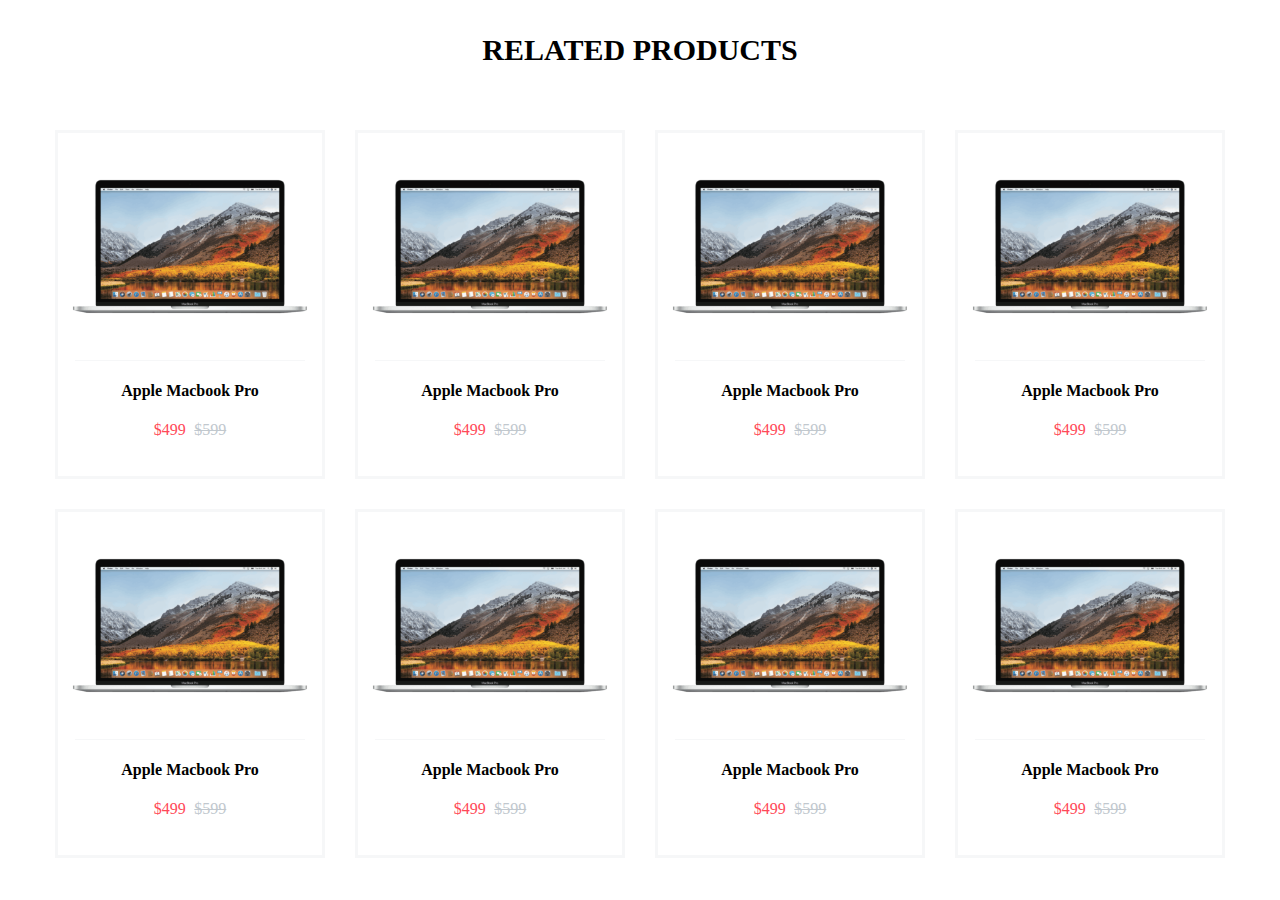
<file: Lesson-8/index.html>
<!DOCTYPE html>
<html lang="ru">
  <head>
    <meta charset="UTF-8" />
    <meta http-equiv="X-UA-Compatible" content="IE=edge" />
    <meta name="viewport" content="width=device-width, initial-scale=1.0" />
    <link rel="stylesheet" href="style.css" />
    <title>Flexbox</title>
  </head>
  <body>
    <h2 class="title">related products</h2>
    <div class="container">
      <div class="item card-1">
        <img class="image" src="desktop.png" alt="" />
        <div class="decription">
          <h4>Apple Macbook Pro</h4>
          <div class="price">
            <span class="new"> $499 </span>
            <span class="old">$599</span>
          </div>
        </div>
        <!-- /.price -->
      </div>
      <div class="item card-2">
        <img class="image" src="desktop.png" alt="" />
        <div class="decription">
          <h4>Apple Macbook Pro</h4>
          <div class="price">
            <span class="new"> $499 </span>
            <span class="old">$599</span>
          </div>
        </div>
        <!-- /.price -->
      </div>
      <div class="item card-3">
        <img class="image" src="desktop.png" alt="" />
        <div class="decription">
          <h4>Apple Macbook Pro</h4>
          <div class="price">
            <span class="new"> $499 </span>
            <span class="old">$599</span>
          </div>
        </div>
        <!-- /.price -->
      </div>
      <div class="item card-4">
        <img class="image" src="desktop.png" alt="" />
        <div class="decription">
          <h4>Apple Macbook Pro</h4>
          <div class="price">
            <span class="new"> $499 </span>
            <span class="old">$599</span>
          </div>
        </div>
        <!-- /.price -->
      </div>

      <div class="item card-5">
        <img class="image" src="desktop.png" alt="" />
        <div class="decription">
          <h4>Apple Macbook Pro</h4>
          <div class="price">
            <span class="new"> $499 </span>
            <span class="old">$599</span>
          </div>
        </div>
        <!-- /.price -->
      </div>
      <div class="item card-6">
        <img class="image" src="desktop.png" alt="" />
        <div class="decription">
          <h4>Apple Macbook Pro</h4>
          <div class="price">
            <span class="new"> $499 </span>
            <span class="old">$599</span>
          </div>
        </div>
        <!-- /.price -->
      </div>
      <div class="item card-7">
        <img class="image" src="desktop.png" alt="" />
        <div class="decription">
          <h4>Apple Macbook Pro</h4>
          <div class="price">
            <span class="new"> $499 </span>
            <span class="old">$599</span>
          </div>
        </div>
        <!-- /.price -->
      </div>
      <div class="item card-8">
        <img class="image" src="desktop.png" alt="" />
        <div class="decription">
          <h4>Apple Macbook Pro</h4>
          <div class="price">
            <span class="new"> $499 </span>
            <span class="old">$599</span>
          </div>
        </div>
        <!-- /.price -->
      </div>
    </div>
    <!-- /.container -->
  </body>
</html>
</file>
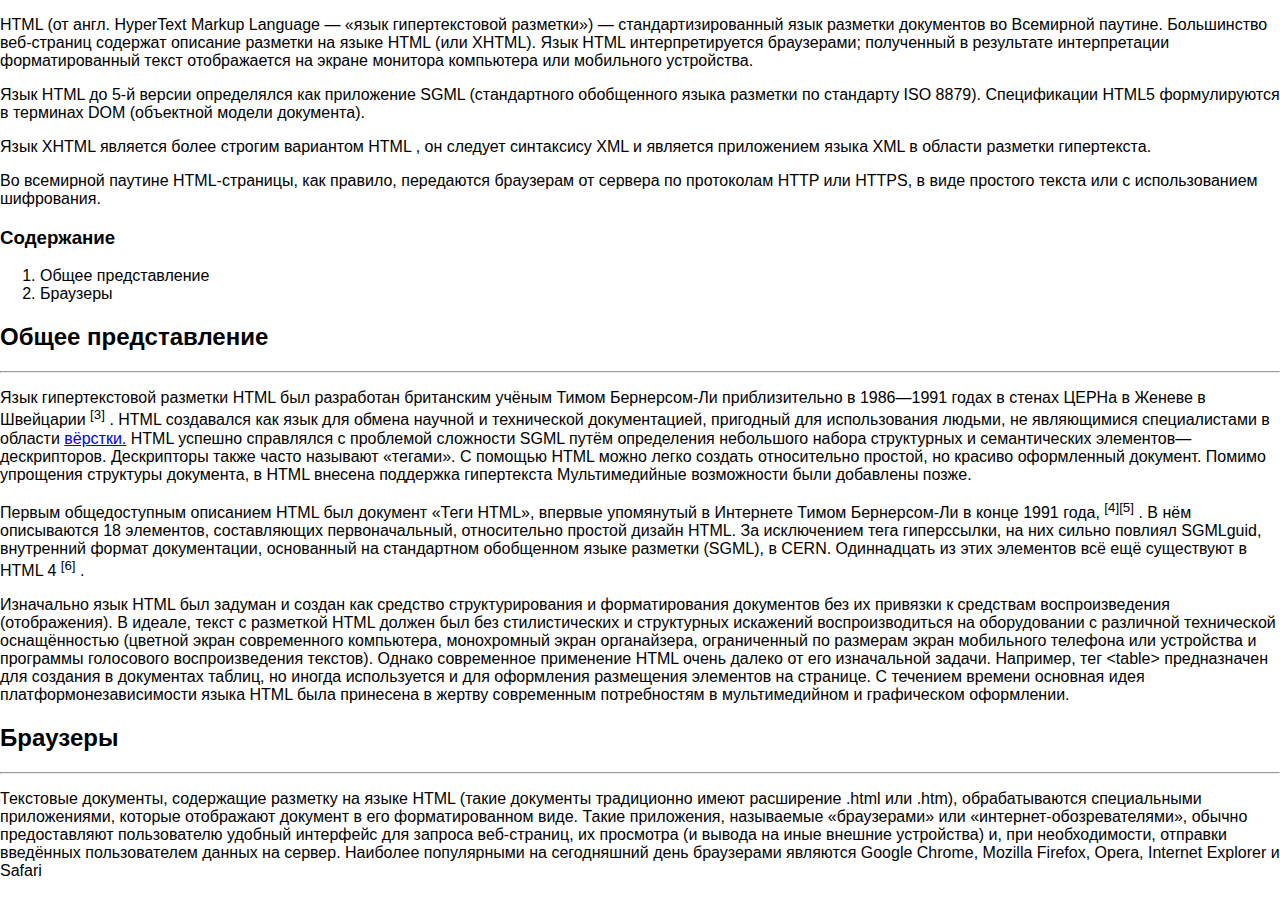
<file: Lesson-5/index1.html>
<!DOCTYPE html>
<html lang="ru">
<head>
  <meta charset="UTF-8">
  <meta http-equiv="X-UA-Compatible" content="IE=edge">
  <meta name="viewport" content="width=device-width, initial-scale=1.0">
  <title>HTML - практическое задание</title>
  <link rel="stylesheet" href="/css/style.css">

  </head>
<body>

 
  <p>  <span class="bold"> HTML </span> (от англ. <span class="cursive"> HyperText Markup Language </span> — «язык гипертекстовой разметки») —  
 стандартизированный язык разметки документов во Всемирной паутине. Большинство 
 веб-страниц содержат описание разметки на языке HTML (или XHTML). Язык HTML 
 интерпретируется браузерами; полученный в результате интерпретации форматированный 
 текст отображается на экране монитора компьютера или мобильного устройства.
</p>  

<p> Язык HTML до 5-й версии определялся как приложение SGML (стандартного обобщенного
  языка разметки по стандарту ISO 8879). Спецификации HTML5 формулируются в терминах 
  DOM (объектной модели документа).</p>
<p> Язык XHTML является более <span class="underline"> строгим вариантом HTML </span>, он следует синтаксису XML и 
  является приложением языка XML в области разметки гипертекста.</p>
<p>
Во всемирной паутине HTML-страницы, как правило, передаются браузерам от сервера по 
протоколам HTTP или HTTPS, в виде простого текста или с использованием шифрования.
</p>

<h3>Содержание</h3>
<ol>
  <li>
     Общее представление
    </li>
    <li>
     Браузеры
    </li>
</ol>

<h2>Общее представление</h2> <hr>
<p>
Язык гипертекстовой разметки HTML был разработан британским учёным Тимом  
Бернерсом-Ли приблизительно в 1986—1991 годах в стенах ЦЕРНа в Женеве в 
Швейцарии <sup>[3]</sup> . HTML создавался как язык для обмена научной и технической 
документацией, пригодный для использования людьми, не являющимися специалистами в 
области <a href="https://ru.wikipedia.org/wiki/%D0%92%D1%91%D1%80%D1%81%D1%82%D0%BA%D0%B0">вёрстки.</a>  HTML успешно справлялся с проблемой сложности SGML путём
определения небольшого набора структурных и семантических элементов— 
дескрипторов. Дескрипторы также часто называют «тегами». С помощью HTML можно 
легко создать относительно простой, но красиво оформленный документ. Помимо 
упрощения структуры документа, в HTML внесена поддержка гипертекста 
Мультимедийные возможности были добавлены позже.
</p>
<p>
Первым общедоступным описанием HTML был документ «Теги HTML», впервые 
упомянутый в Интернете Тимом Бернерсом-Ли в конце 1991 года, <sup>[4][5]</sup> . В нём описываются
18 элементов, составляющих первоначальный, относительно простой дизайн HTML. За
исключением тега гиперссылки, на них сильно повлиял SGMLguid, внутренний формат
документации, основанный на стандартном обобщенном языке разметки (SGML), в CERN.
Одиннадцать из этих элементов всё ещё существуют в HTML 4 <sup>[6]</sup> .
</p>
<p>
Изначально язык HTML был задуман и создан как средство структурирования и
форматирования документов без их привязки к средствам воспроизведения (отображения).
В идеале, текст с разметкой HTML должен был без стилистических и структурных
искажений воспроизводиться на оборудовании с различной технической оснащённостью
(цветной экран современного компьютера, монохромный экран органайзера, ограниченный
по размерам экран мобильного телефона или устройства и программы голосового
воспроизведения текстов). Однако современное применение HTML очень далеко от его
изначальной задачи. Например, тег &lt;table&gt; предназначен для создания в документах
таблиц, но иногда используется и для оформления размещения элементов на странице. С
течением времени основная идея платформонезависимости языка HTML была принесена
в жертву современным потребностям в мультимедийном и графическом оформлении.</p>

<h2>Браузеры</h2> <hr>
<p>
Текстовые документы, содержащие разметку на языке HTML (такие документы
традиционно имеют расширение .html или .htm), обрабатываются специальными
приложениями, которые отображают документ в его форматированном виде. Такие
приложения, называемые «браузерами» или «интернет-обозревателями», обычно
предоставляют пользователю удобный интерфейс для запроса веб-страниц, их просмотра
(и вывода на иные внешние устройства) и, при необходимости, отправки введённых
пользователем данных на сервер. Наиболее популярными на сегодняшний день
браузерами являются Google Chrome, Mozilla Firefox, Opera, Internet Explorer и Safari 
</p>


</body>
</html>
</file>
<file: css/style.css>
* {
  box-sizing: border-box;
}
body {
  margin: 0;
  font-family: sans-serif;
}
.wrapper {
  display: flex;
  justify-content: center;
  align-items: center;
  min-height: 100vh;
}

.container {
  width: 100%;
  display: flex;
  align-items: center;
  justify-content: space-around;
  flex-wrap: wrap;
  padding: 40px 0;
  background-color: #ebf5fc;
  gap: 10px;
}
.container .card {
  position: relative;
  width: 320px;
  height: 440px;
  box-shadow: inset 5px 5px 5px rgba(0, 0, 0, 0.05),
    inset -5px -5px 5px rgba(255, 255, 255, 0.05),
    5px 5px 5px rgba(0, 0, 0, 0.05), -5px -5px 5px rgba(255, 255, 255, 0.05);
  border-radius: 15px;
  margin: 30px;
}

.container .card .box {
  position: absolute;
  top: 20px;
  left: 20px;
  right: 20px;
  bottom: 20px;
  background: #ebf5fc;
  box-shadow: 0 10px 20px rgba(0, 0, 0, 0.01);
  border-radius: 15px;
  display: flex;
  justify-content: center;
  align-items: center;
  transition: 0.5s;
}
.container .card:hover .box {
  transition: 1s ease-in-out;
  transform: translate(30px, -40px);
  box-shadow: 0 10px 20px rgba(0, 0, 0, 0.2);
  background: linear-gradient(45deg, #b95ce4, #4f29cd);
}

.container .card .box .content {
  padding: 20px;
  text-align: center;
}
.container .card .box .content h2 {
  position: absolute;
  top: -20px;
  right: 10px;
  font-size: 8em;
  color: rgba(0, 0, 0, 0.116);
  transition: 1s;
}
.container .card .box .content h3 {
  font-size: 1.1em;
  color: #777;
  z-index: 1;
  transition: 0.5s;
}
.container .card .box .content p {
  font-size: 1em;
  font-weight: 300;
  color: #777;
  z-index: 1;
  transition: 0.5s;
}
.container .card:hover .box .content h3,
.container .card:hover .box .content p {
  transition: all 2s;
  color: #fff;
}
.container .card .box .content a {
  position: relative;
  display: inline-block;
  padding: 8px 20px;
  background: #03a9f4;
  margin-top: 15px;
  border-radius: 20px;
  color: #fff;
  text-decoration: none;
  font-weight: 400;
  box-shadow: 0 10px 20px rgba(0, 0, 0, 0.2);
}
.container .card:hover .box .content a {
  background: #ff568f;
}
.container .card:hover .box .content h2 {
  color: rgba(212, 211, 211, 0.116);
  transition: 0.5s;
}
</file>
<file: Lesson-10/style.css>
* {
  box-sizing: border-box;
}

body {
  font-family: 'Roboto', sans-serif;
  margin: 0;
  color: #202020;
}

.header {
  background-color: #f1f1f1;
  padding: 22px 0px;
}

.header-container {
  max-width: 1140px;
  margin: auto;
  display: flex;
  justify-content: space-between;
  width: 100%;
  font-family: Tahoma;
  font-size: 14px;
  color: #202020;
}

.logo {
  text-transform: uppercase;
  font-weight: 700;
}

.nav-link {
  color: #202020;
  text-decoration: none;
  font-size: 14px;
  font-weight: 400;
  margin-left: 11px;
  margin-right: 11px;
}

.login {
  text-decoration: none;
  color: #202020;
  font-size: 14px;
  font-weight: 400;
}

.hero {
  padding-top: 60px;
  padding-bottom: 70px;
}

.hero-container {
  display: flex;
  align-items: center;
  max-width: 1140px;
  margin: auto;
}

.hero-image {
  margin-right: 122px;
}

.author {
  display: block;
  font-size: 24px;
  font-weight: 400;
  margin-bottom: 22px;
}

.title {
  font-size: 54px;
  font-weight: 700;
  margin-bottom: 15px;
  margin-top: 0;
}

.subtitle {
  display: block;
  width: 360px;
  font-size: 24px;
  font-weight: 400;
  line-height: 29px;
  margin-bottom: 48px;
}

.info {
  flex-basis: 49%;
  display: flex;
  flex-wrap: wrap;
  margin-bottom: 49px;
}

.info-text {
  flex-basis: 45%;
  font-size: 16px;
  font-weight: 400;
  margin-bottom: 16px;
}

.price {
  display: flex;
  align-items: center;
  margin-bottom: 48px;
}

.pricetag {
  font-weight: 400;
  font-size: 55px;
  margin-right: 64px;
}

.favorites {
  display: flex;
  align-items: center;
  margin-left: 10px;
  font-size: 16px;
  font-weight: 400;
  text-decoration: none;
  color: inherit;
}

.favorites-text {
  margin-left: 10px;
}

.button {
  font-size: 16px;
  font-weight: 700;
  padding: 22px 50px;
  border-radius: 5px;
  border: 2px solid transparent;
  cursor: pointer;
}

.button-primary {
  background-color: #f89c02;
  color: #ffffff;
  margin-right: 20px;
}

.button-outline {
  color: #f89c02;
  border: 2px solid #f89c02;
  text-decoration: none;
}
</file>
<file: Lesson-11+/css/style.css>
@font-face {
	font-family: 'Bebas Neue';
	src: url('..//fonts/BebasNeueRegular.woff2') format('woff2'),
		url('..//fonts/BebasNeueRegular.woff') format('woff');
	font-weight: normal;
	font-style: normal;
	font-display: swap;
}

.text-box{
	padding-top: 2rem;
}

.resault {
	margin-bottom: 0;
	margin-top: 3rem;
}

.resault:nth-child(1) {
	font-family: 'Open Sans',	sans-serif;
}

.resault:nth-child(4) {
	font-family: 'Bebas Neue';
}

.resault:nth-child(7) {
	font-family: 'Bad Script',	cursive;
}

.resault:nth-child(10) {
	font-family: 'Lobster',	cursive;
}

.fonts {
	font-size: 2rem;
	text-align: center;
	padding: 2rem;
}
small {
	font-size: 1.3rem;
}
</file>
<file: Lesson-11/style.css>
* {
  box-sizing: border-box;
}

@font-face {
  font-family: 'MuseoCyrl-900';
  src: url('../Lesson-11/fonts/MuseoCyrl-900.woff') format('woff'),
    url('../Lesson-11/fonts/MuseoCyrl-900.woff2') format('woff2');
  font-weight: normal;
  font-style: normal;
}

body {
  font-family: 'Roboto', sans-serif;
  margin: 0;
  color: #202020;
}

.header {
  background-color: #f1f1f1;
  padding: 22px 0px;
}

.header-container {
  max-width: 1140px;
  margin: auto;
  display: flex;
  justify-content: space-between;
  width: 100%;
  font-size: 14px;
  color: #202020;
}

.logo {
  text-transform: uppercase;
  font-weight: 700;
}

.nav-link {
  color: #202020;
  text-decoration: none;
  font-size: 14px;
  font-weight: 400;
  margin-left: 11px;
  margin-right: 11px;
}

.login {
  text-decoration: none;
  color: #202020;
  font-size: 14px;
  font-weight: 400;
}

.hero {
  padding-top: 60px;
  padding-bottom: 70px;
}

.hero-container {
  display: flex;
  align-items: center;
  max-width: 1140px;
  margin: auto;
}

.hero-image {
  margin-right: 122px;
}

.author {
  display: block;
  font-size: 24px;
  font-weight: 400;
  margin-bottom: 22px;
}

.title {
  font-family: 'MuseoCyrl-900';
  font-size: 54px;
  font-weight: 700;
  margin-bottom: 15px;
  margin-top: 0;
}

.subtitle {
  display: block;
  width: 360px;
  font-size: 24px;
  font-weight: 400;
  line-height: 29px;
  margin-bottom: 48px;
}

.info {
  flex-basis: 49%;
  display: flex;
  flex-wrap: wrap;
  margin-bottom: 49px;
}

.info-text {
  flex-basis: 45%;
  font-size: 16px;
  font-weight: 400;
  margin-bottom: 16px;
}

.price {
  display: flex;
  align-items: center;
  margin-bottom: 48px;
}

.pricetag {
  font-weight: 400;
  font-size: 55px;
  margin-right: 64px;
}

.favorites {
  display: flex;
  align-items: center;
  margin-left: 10px;
  font-size: 16px;
  font-weight: 400;
  text-decoration: none;
  color: inherit;
}

.favorites-text {
  margin-left: 10px;
}

.button {
  font-size: 16px;
  font-weight: 700;
  padding: 22px 50px;
  border-radius: 5px;
  border: 2px solid transparent;
  cursor: pointer;
}

.button-primary {
  background-color: #f89c02;
  color: #ffffff;
  margin-right: 20px;
}

.button-outline {
  color: #f89c02;
  border: 2px solid #f89c02;
  text-decoration: none;
}
</file>
<file: Lesson-12+/style.css>
* {
  box-sizing: border-box;
}

@font-face {
  font-family: 'MuseoCyrl-900';
  src: url('../Lesson-11/fonts/MuseoCyrl-900.woff') format('woff'),
    url('../Lesson-11/fonts/MuseoCyrl-900.woff2') format('woff2');
  font-weight: normal;
  font-style: normal;
}

body {
  font-family: 'Roboto', sans-serif;
  margin: 0;
  color: #202020;
}

.header {
  background-color: #f1f1f1;
  padding: 22px 0px;
}

.header-container {
  max-width: 1140px;
  margin: auto;
  display: flex;
  justify-content: space-between;
  width: 100%;
  font-size: 14px;
  color: #202020;
}

.logo {
  text-transform: uppercase;
  font-weight: 700;
}

.nav-link {
  color: #202020;
  text-decoration: none;
  font-size: 14px;
  font-weight: 400;
  margin-left: 11px;
  margin-right: 11px;
}

.login {
  text-decoration: none;
  color: #202020;
  font-size: 14px;
  font-weight: 400;
}

.hero {
  padding-top: 60px;
  padding-bottom: 70px;
}

.hero-container {
  display: flex;
  align-items: center;
  max-width: 1140px;
  margin: auto;
}

.hero-image {
  margin-right: 122px;
}

.author {
  display: block;
  font-size: 24px;
  font-weight: 400;
  margin-bottom: 22px;
}

.title {
  font-family: 'MuseoCyrl-900';
  font-size: 54px;
  font-weight: 700;
  margin-bottom: 15px;
  margin-top: 0;
}

.subtitle {
  display: block;
  width: 360px;
  font-size: 24px;
  font-weight: 400;
  line-height: 29px;
  margin-bottom: 48px;
}

.info {
  flex-basis: 49%;
  display: flex;
  flex-wrap: wrap;
  margin-bottom: 49px;
}

.info-text {
  flex-basis: 45%;
  font-size: 16px;
  font-weight: 400;
  margin-bottom: 16px;
}

.price {
  display: flex;
  align-items: center;
  margin-bottom: 48px;
}

.pricetag {
  font-weight: 400;
  font-size: 55px;
  margin-right: 64px;
}

.favorites {
  display: flex;
  align-items: center;
  margin-left: 10px;
  font-size: 16px;
  font-weight: 400;
  text-decoration: none;
  color: inherit;
}

.favorites-text {
  margin-left: 10px;
}

.button {
  font-size: 16px;
  font-weight: 700;
  padding: 22px 50px;
  border-radius: 5px;
  border: 2px solid transparent;
  cursor: pointer;
}

.button-primary {
  background-color: #f89c02;
  color: #ffffff;
  margin-right: 20px;
}

.button-outline {
  color: #f89c02;
  border: 2px solid #f89c02;
  text-decoration: none;
}

.about {
  background: #f1f1f1;
  padding: 99px 0;
}

.about-text {
  font-size: 16px;
  font-weight: 400;
}

.about-container {
  display: flex;
  justify-content: space-around;
  max-width: 1140px;
  margin: auto;
}

.about-book {
  max-width: 454px;
  flex-shrink: 0;
}

.about-author {
  display: flex;
  flex-wrap: wrap;
  align-items: center;
  max-width: 552px;
  box-shadow: 0 1px 120px rgba(161, 161, 161, 0.08);
  border-radius: 10px;
  border: 1px solid #f3f3f3;
  background-color: #ffffff;
  padding: 68px 53px;
}

.author-avatar {
  width: 100px;
  height: 100px;
  object-fit: cover;
  border-radius: 50%;
  margin-right: 21px;
}

.author-name {
  margin: 0;
  margin-bottom: 14px;
  font-size: 16px;
  font-weight: 700;
}

.author-link {
  text-decoration: none;
  color: inherit;
  font-size: 16px;
  font-weight: 400;
}

.author-text {
  flex-basis: 100%;
  font-size: 16px;
  font-weight: 400;
  margin-top: 27px;
}

.readers {
  display: flex;
  justify-content: center;
  align-items: center;
  background: #ffffff;
  padding: 89px 113px 109px 113px;
}

.readers-title {
  font-size: 32px;
  font-weight: 700;
  margin-bottom: 57px;
}

.readers-container {
  max-width: 1140px;
}

.readers-photoes {
  display: flex;
  flex-wrap: wrap;
  gap: 30px;
}

.reader {
  width: 165px;
  height: 165px;
  object-fit: cover;
}
</file>
<file: Lesson-12/style.css>
* {
  box-sizing: border-box;
}

@font-face {
  font-family: 'MuseoCyrl-900';
  src: url('../Lesson-11/fonts/MuseoCyrl-900.woff') format('woff'),
    url('../Lesson-11/fonts/MuseoCyrl-900.woff2') format('woff2');
  font-weight: normal;
  font-style: normal;
}

body {
  font-family: 'Roboto', sans-serif;
  margin: 0;
  color: #202020;
}

.header {
  background-color: #f1f1f1;
  padding: 22px 0px;
}

.header-container {
  max-width: 1140px;
  margin: auto;
  display: flex;
  justify-content: space-between;
  width: 100%;
  font-size: 14px;
  color: #202020;
}

.logo {
  text-transform: uppercase;
  font-weight: 700;
}

.nav-link {
  color: #202020;
  text-decoration: none;
  font-size: 14px;
  font-weight: 400;
  margin-left: 11px;
  margin-right: 11px;
}

.login {
  text-decoration: none;
  color: #202020;
  font-size: 14px;
  font-weight: 400;
}

.hero {
  padding-top: 60px;
  padding-bottom: 70px;
}

.hero-container {
  display: flex;
  align-items: center;
  max-width: 1140px;
  margin: auto;
}

.hero-image {
  margin-right: 122px;
}

.author {
  display: block;
  font-size: 24px;
  font-weight: 400;
  margin-bottom: 22px;
}

.title {
  font-family: 'MuseoCyrl-900';
  font-size: 54px;
  font-weight: 700;
  margin-bottom: 15px;
  margin-top: 0;
}

.subtitle {
  display: block;
  width: 360px;
  font-size: 24px;
  font-weight: 400;
  line-height: 29px;
  margin-bottom: 48px;
}

.info {
  flex-basis: 49%;
  display: flex;
  flex-wrap: wrap;
  margin-bottom: 49px;
}

.info-text {
  flex-basis: 45%;
  font-size: 16px;
  font-weight: 400;
  margin-bottom: 16px;
}

.price {
  display: flex;
  align-items: center;
  margin-bottom: 48px;
}

.pricetag {
  font-weight: 400;
  font-size: 55px;
  margin-right: 64px;
}

.favorites {
  display: flex;
  align-items: center;
  margin-left: 10px;
  font-size: 16px;
  font-weight: 400;
  text-decoration: none;
  color: inherit;
}

.favorites-text {
  margin-left: 10px;
}

.button {
  font-size: 16px;
  font-weight: 700;
  padding: 22px 50px;
  border-radius: 5px;
  border: 2px solid transparent;
  cursor: pointer;
}

.button-primary {
  background-color: #f89c02;
  color: #ffffff;
  margin-right: 20px;
}

.button-outline {
  color: #f89c02;
  border: 2px solid #f89c02;
  text-decoration: none;
}

.about {
  background: #f1f1f1;
  padding: 99px 0;
}

.about-text {
  font-size: 16px;
  font-weight: 400;
}

.about-container {
  display: flex;
  justify-content: space-around;
  max-width: 1140px;
  margin: auto;
}

.about-book {
  max-width: 454px;
  flex-shrink: 0;
}

.about-author {
  display: flex;
  flex-wrap: wrap;
  align-items: center;
  max-width: 552px;
  box-shadow: 0 1px 120px rgba(161, 161, 161, 0.08);
  border-radius: 10px;
  border: 1px solid #f3f3f3;
  background-color: #ffffff;
  padding: 68px 53px;
}

.author-avatar {
  width: 100px;
  height: 100px;
  object-fit: cover;
  border-radius: 50%;
  margin-right: 21px;
}

.author-name {
  margin: 0;
  margin-bottom: 14px;
  font-size: 16px;
  font-weight: 700;
}

.author-link {
  text-decoration: none;
  color: inherit;
  font-size: 16px;
  font-weight: 400;
}

.author-text {
  flex-basis: 100%;
  font-size: 16px;
  font-weight: 400;
  margin-top: 27px;
}
</file>
<file: Lesson-13/style.css>
* {
  box-sizing: border-box;
}

@font-face {
  font-family: 'MuseoCyrl-900';
  src: url('../Lesson-11/fonts/MuseoCyrl-900.woff') format('woff'),
    url('../Lesson-11/fonts/MuseoCyrl-900.woff2') format('woff2');
  font-weight: normal;
  font-style: normal;
}

body {
  font-family: 'Roboto', sans-serif;
  margin: 0;
  color: #202020;
}

.header {
  width: 100%;
  position: fixed;
  top: 0;
  left: 0;
  z-index: 10;
  background-color: #f1f1f1;
  padding: 22px 0px;
}

.header-container {
  max-width: 1140px;
  margin: auto;
  display: flex;
  justify-content: space-between;
  width: 100%;
  font-size: 14px;
  color: #202020;
}

.logo {
  text-transform: uppercase;
  font-weight: 700;
}

.nav-link {
  color: #202020;
  text-decoration: none;
  font-size: 14px;
  font-weight: 400;
  margin-left: 11px;
  margin-right: 11px;
}

.login {
  text-decoration: none;
  color: #202020;
  font-size: 14px;
  font-weight: 400;
}

.hero {
  padding-top: 60px;
  padding-bottom: 70px;
  margin-top: 60px;
}

.hero-container {
  display: flex;
  align-items: center;
  max-width: 1140px;
  margin: auto;
}

.image-block {
  position: relative;
  margin-right: 122px;
}

.sale-lable {
  position: absolute;
  right: 0;
  top: 23px;
  font-size: 18px;
  font-weight: 500;
  color: #ffffff;
  background-color: #c93535;
  padding: 12px 17px;
}

.author {
  display: block;
  font-size: 24px;
  font-weight: 400;
  margin-bottom: 22px;
}

.title {
  font-family: 'MuseoCyrl-900';
  font-size: 54px;
  font-weight: 700;
  margin-bottom: 15px;
  margin-top: 0;
}

.subtitle {
  display: block;
  width: 360px;
  font-size: 24px;
  font-weight: 400;
  line-height: 29px;
  margin-bottom: 48px;
}

.info {
  flex-basis: 49%;
  display: flex;
  flex-wrap: wrap;
  margin-bottom: 49px;
}

.info-text {
  flex-basis: 45%;
  font-size: 16px;
  font-weight: 400;
  margin-bottom: 16px;
}

.price {
  display: flex;
  align-items: center;
  margin-bottom: 48px;
}

.pricetag {
  font-weight: 400;
  font-size: 55px;
  margin-right: 64px;
}

.favorites {
  display: flex;
  align-items: center;
  margin-left: 10px;
  font-size: 16px;
  font-weight: 400;
  text-decoration: none;
  color: inherit;
}

.favorites-text {
  margin-left: 10px;
}

.button {
  font-size: 16px;
  font-weight: 700;
  padding: 22px 50px;
  border-radius: 5px;
  border: 2px solid transparent;
  cursor: pointer;
}

.button-primary {
  background-color: #f89c02;
  color: #ffffff;
  margin-right: 20px;
}

.button-outline {
  color: #f89c02;
  border: 2px solid #f89c02;
  text-decoration: none;
}

.about {
  background: #f1f1f1;
  padding: 99px 0;
}

.about-text {
  font-size: 16px;
  font-weight: 400;
}

.about-container {
  display: flex;
  justify-content: space-around;
  max-width: 1140px;
  margin: auto;
}

.about-book {
  max-width: 454px;
  flex-shrink: 0;
}

.about-author {
  display: flex;
  flex-wrap: wrap;
  align-items: center;
  max-width: 552px;
  box-shadow: 0 1px 120px rgba(161, 161, 161, 0.08);
  border-radius: 10px;
  border: 1px solid #f3f3f3;
  background-color: #ffffff;
  padding: 68px 53px;
}

.author-avatar {
  width: 100px;
  height: 100px;
  object-fit: cover;
  border-radius: 50%;
  margin-right: 21px;
}

.author-name {
  margin: 0;
  margin-bottom: 14px;
  font-size: 16px;
  font-weight: 700;
}

.author-link {
  text-decoration: none;
  color: inherit;
  font-size: 16px;
  font-weight: 400;
}

.author-text {
  flex-basis: 100%;
  font-size: 16px;
  font-weight: 400;
  margin-top: 27px;
}

.readers {
  display: flex;
  justify-content: center;
  align-items: center;
  background: #ffffff;
  padding: 89px 113px 109px 113px;
}

.readers-title {
  font-size: 32px;
  font-weight: 700;
  margin-bottom: 57px;
}

.readers-container {
  max-width: 1140px;
}

.readers-photoes {
  display: flex;
  flex-wrap: wrap;
  gap: 30px;
}

.reader {
  width: 165px;
  height: 165px;
  object-fit: cover;
}

.footer {
  padding-top: 60px;
  padding-bottom: 93px;
  background-color: #f1f1f1;
}

.footer-container {
  max-width: 1140px;
  margin: auto;
  display: flex;
  flex-wrap: wrap;
  justify-content: space-between;
}

.footer-title {
  font-size: 18px;
  font-weight: 700;
  margin-top: 0;
  margin-bottom: 32px;
}

.footer-list {
  padding: 0px;
  list-style: none;
}

.list-item {
  margin-bottom: 16px;
}

.footer-link {
  color: inherit;
  text-decoration: none;
}

.requisites {
  margin-right: 168px;
}

.infomation {
  margin-right: 157px;
}

.to-top {
  position: fixed;
  right: 20px;
  bottom: 20px;
  width: 50px;
  height: 50px;
  box-shadow: 0 1px 120px rgba(161, 161, 161, 0.08);
  border-radius: 4px;
  border: 1px solid #eeeeee;
  background-color: #ffffff;
  padding: 18px;
}
</file>
<file: lesson-14/style.css>
* {
  box-sizing: border-box;
}

@font-face {
  font-family: 'MuseoCyrl-900';
  src: url('../Lesson-11/fonts/MuseoCyrl-900.woff') format('woff'),
    url('../Lesson-11/fonts/MuseoCyrl-900.woff2') format('woff2');
  font-weight: normal;
  font-style: normal;
}

body {
  font-family: 'Roboto', sans-serif;
  margin: 0;
  color: #202020;
}

img {
  max-width: 100%;
}

.header {
  width: 100%;
  position: fixed;
  top: 0;
  left: 0;
  z-index: 10;
  background-color: #f1f1f1;
  padding: 22px 0px;
}

.header-container {
  max-width: 1140px;
  margin: auto;
  display: flex;
  justify-content: space-between;
  width: 100%;
  font-size: 14px;
  color: #202020;
}

.logo {
  text-transform: uppercase;
  font-weight: 700;
}

.nav-link {
  color: #202020;
  text-decoration: none;
  font-size: 14px;
  font-weight: 400;
  margin-left: 11px;
  margin-right: 11px;
}

.login {
  text-decoration: none;
  color: #202020;
  font-size: 14px;
  font-weight: 400;
}

.section-title {
  margin-top: 0;
  margin-bottom: 35px;
}

.hero {
  padding-top: 60px;
  padding-bottom: 70px;
  margin-top: 60px;
}

.hero-container {
  display: flex;
  align-items: center;
  max-width: 1140px;
  margin: auto;
}

.image-block {
  position: relative;
  margin-right: 122px;
}

.sale-lable {
  position: absolute;
  right: 0;
  top: 23px;
  font-size: 18px;
  font-weight: 500;
  color: #ffffff;
  background-color: #c93535;
  padding: 12px 17px;
}

.author {
  display: block;
  font-size: 24px;
  font-weight: 400;
  margin-bottom: 22px;
}

.title {
  font-family: 'MuseoCyrl-900';
  font-size: 54px;
  font-weight: 700;
  margin-bottom: 15px;
  margin-top: 0;
}

.subtitle {
  display: block;
  width: 360px;
  font-size: 24px;
  font-weight: 400;
  line-height: 29px;
  margin-bottom: 48px;
}

.info {
  flex-basis: 49%;
  display: flex;
  flex-wrap: wrap;
  margin-bottom: 49px;
}

.info-text {
  flex-basis: 45%;
  font-size: 16px;
  font-weight: 400;
  margin-bottom: 16px;
}

.price {
  display: flex;
  align-items: center;
  margin-bottom: 48px;
}

.pricetag {
  font-weight: 400;
  font-size: 55px;
  margin-right: 64px;
}

.favorites {
  display: flex;
  align-items: center;
  margin-left: 10px;
  font-size: 16px;
  font-weight: 400;
  text-decoration: none;
  color: inherit;
}

.favorites-text {
  margin-left: 10px;
}

.button {
  font-size: 16px;
  font-weight: 700;
  padding: 22px 50px;
  border-radius: 5px;
  border: 2px solid transparent;
  cursor: pointer;
}

.button-primary {
  background-color: #f89c02;
  color: #ffffff;
  margin-right: 20px;
}

.button-outline {
  color: #f89c02;
  border: 2px solid #f89c02;
  text-decoration: none;
}

.about {
  background: #f1f1f1;
  padding: 99px 0;
}

.about-text {
  font-size: 16px;
  font-weight: 400;
}

.about-container {
  display: flex;
  justify-content: space-around;
  max-width: 1140px;
  margin: auto;
}

.about-book {
  max-width: 454px;
  flex-shrink: 0;
}

.about-author {
  display: flex;
  flex-wrap: wrap;
  align-items: center;
  max-width: 552px;
  box-shadow: 0 1px 120px rgba(161, 161, 161, 0.08);
  border-radius: 10px;
  border: 1px solid #f3f3f3;
  background-color: #ffffff;
  padding: 68px 53px;
}

.author-avatar {
  width: 100px;
  height: 100px;
  object-fit: cover;
  border-radius: 50%;
  margin-right: 21px;
}

.author-name {
  margin: 0;
  margin-bottom: 14px;
  font-size: 16px;
  font-weight: 700;
}

.author-link {
  text-decoration: none;
  color: inherit;
  font-size: 16px;
  font-weight: 400;
}

.author-text {
  flex-basis: 100%;
  font-size: 16px;
  font-weight: 400;
  margin-top: 27px;
}

.readers {
  display: flex;
  justify-content: center;
  align-items: center;
  background: #ffffff;
  padding-top: 89px;
  padding-bottom: 109px;
}

.readers-title {
  font-size: 32px;
  font-weight: 700;
  margin-bottom: 57px;
}

.readers-container {
  max-width: 1140px;
}

.readers-photoes {
  max-width: 1140px;
  display: flex;
  flex-wrap: wrap;
  gap: 30px;
}

.reader {
  width: 165px;
  height: 165px;
  object-fit: cover;
}

.footer {
  padding-top: 60px;
  padding-bottom: 93px;
  background-color: #f1f1f1;
}

.footer-container {
  max-width: 1140px;
  margin: auto;
  display: flex;
  justify-content: space-between;
}

.footer-title {
  font-size: 18px;
  font-weight: 700;
  margin-top: 0;
  margin-bottom: 32px;
}

.footer-list {
  padding: 0px;
  list-style: none;
}

.list-item {
  margin-bottom: 16px;
}

.footer-link {
  color: inherit;
  text-decoration: none;
}

.requisites {
  margin-right: 168px;
}

.information {
  margin-right: 157px;
}

.to-top {
  position: fixed;
  right: 20px;
  bottom: 20px;
  width: 50px;
  height: 50px;
  box-shadow: 0 1px 120px rgba(161, 161, 161, 0.08);
  border-radius: 4px;
  border: 1px solid #eeeeee;
  background-color: #ffffff;
  padding: 18px;
}

@media (max-width: 1200px) {
  .header-container,
  .hero-container,
  .about-container,
  .readers-container,
  .footer-container {
    max-width: 960px;
  }
  .image-block {
    max-width: 390px;
    min-width: 390px;
    margin-right: 30px;
  }
  .about-book {
    max-width: 367px;
  }
  .readers {
    padding: 0;
    padding-bottom: 94px;
  }
  .reader {
    height: 139px;
    width: 139px;
  }
  .readers-photoes {
    gap: 24px;
  }
}

@media (max-width: 992px) {
  .header-container,
  .hero-container,
  .about-container,
  .readers-container,
  .footer-container {
    max-width: 760px;
  }
  .nav {
    display: none;
  }
  .image-block {
    min-width: 300px;
    max-width: 300px;
  }
  .author {
    font-size: 22px;
    margin-bottom: 13px;
  }
  .title {
    font-size: 46px;
    margin-bottom: 10px;
  }
  .subtitle {
    font-size: 24px;
    margin-bottom: 28px;
  }
  .info {
    margin-bottom: 39px;
  }
  .info-text {
    font-size: 16px;
  }
  .age,
  .format {
    flex-grow: 1;
  }
  .price {
    margin-bottom: 39px;
  }
  .button {
    padding: 20px 40px;
  }
  .section-title {
    font-size: 24px;
    margin-bottom: 29px;
  }
  .about-container {
    flex-wrap: wrap;
  }
  .about-book {
    max-width: 100%;
    margin-bottom: 62px;
  }
  .about-author {
    max-width: 100%;
  }
  .readers {
    padding-top: 74px;
  }
  .reader {
    width: 165px;
    height: 165px;
  }
  .reader:nth-child(n + 9):nth-child(-n + 12) {
    display: none;
  }
  .requisites,
  .information {
    margin-right: 70px;
  }
}

@media (max-width: 768px) {
  .header-container,
  .hero-container,
  .about-container,
  .readers-container,
  .footer-container {
    max-width: 560px;
  }
  .hero {
    padding-top: 40px;
  }
  .hero-container {
    flex-wrap: wrap;
  }
  .image-block {
    min-width: 100%;
    margin-bottom: 60px;
  }
  .hero-image {
    width: 100%;
  }
  .readers {
    padding-top: 80px;
    padding-bottom: 85px;
  }
  .reader:nth-child(n + 7):nth-child(-n + 12) {
    display: none;
  }
  .footer-container {
    flex-wrap: wrap;
  }
  .requisites,
  .information {
    margin-right: 40px;
    margin-bottom: 60px;
  }
}

@media (max-width: 576px) {
  .header-container,
  .hero-container,
  .about-container,
  .readers-container,
  .footer-container {
    width: 95%;
  }
  .author {
    font-size: 18px;
    margin-bottom: 16px;
  }
  .title {
    font-size: 36px;
    margin-bottom: 19px;
  }
  .subtitle {
    font-size: 20px;
    margin-bottom: 30px;
  }
  .info {
    flex-wrap: wrap;
    margin-bottom: 17px;
  }
  .info-text {
    flex-basis: 100%;
    margin-bottom: 19px;
  }
  .favorites-text {
    display: none;
  }
  .button {
    width: 100%;
    display: inline-block;
    text-align: center;
  }
  .button-primary {
    margin-right: 0;
    margin-bottom: 20px;
  }
  .about-book {
    margin-bottom: 77px;
  }
  .about-author {
    padding: 54px 10px;
  }
  .author-avatar {
    width: 64px;
    height: 64px;
    margin-right: 13px;
  }
  .author-text {
    font-size: 14px;
  }
  .readers {
    padding-top: 55px;
    padding-bottom: 69px;
  }
  .reader {
    width: 146px;
    height: 146px;
  }
  .requisites,
  .information,
  .contacts {
    flex-wrap: wrap;
    flex-basis: 100%;
    margin-bottom: 36px;
    margin-right: 0;
  }
  .footer-title {
    font-size: 18px;
    margin-bottom: 32px;
  }
  .footer-link {
    font-size: 16px;
  }
}

@media (max-width: 320px) {
  .header-container,
  .hero-container,
  .about-container,
  .readers-container,
  .footer-container {
    max-width: 260px;
  }
  .image-block {
    margin-bottom: 43px;
  }
  .author {
    font-size: 16px;
    margin-bottom: 15px;
  }
  .title {
    font-size: 24px;
    margin-bottom: 11px;
  }
  .subtitle {
    font-size: 18px;
    margin-bottom: 35px;
  }
  .info {
    font-size: 14px;
  }
  .buttons {
    width: 262px;
  }
  .favorites-text {
    display: none;
  }
  .about {
    padding: 60px 25px;
  }
  .about-author {
    padding: 32px 22px;
  }
  .reader {
    width: 125px;
    height: 125px;
  }
  .reader:nth-child(n + 5):nth-child(-n + 12) {
    display: none;
  }
  .footer-container {
    display: flex;
    flex-wrap: wrap;
  }
}
</file>
<file: Lesson-8/style.css>
*{
  box-sizing:border-box;
}

body{
  height: 850px;
  display: flex;
  flex-direction: column;
  justify-content: space-between;
  align-items: center;
}

.title{
  display: flex;
  justify-content: center;
  text-align: center;
  font-size: 30px;
  text-transform: uppercase;
}
.container{
  width: 1200px;
  display: flex;
  flex-wrap: wrap;
  justify-content: center;
  text-align: center;
  gap: 30px;
}


.image{
  width: 236px;
  height: 153px;
}
.item{
  display: flex;
  width: 270px;
  height: 349px;
  border: 3px #F6F7F8 solid;
  flex-direction: column;
  justify-content: space-evenly;
  align-items: center;
}

.item h4 {
    text-align: center;
}

.price{
display: flex;
justify-content: space-evenly;
align-items: center;
width: 90px;
}

.new{
  color: #FF4858;
}

.old{
  color: #C1C8CE;
  text-decoration: line-through;
}

.decription{
  display: flex;
  flex-direction: column;
  width: 230px;
  align-items: center;
  border-top: 1px #F6F7F8 solid;
}
</file>
